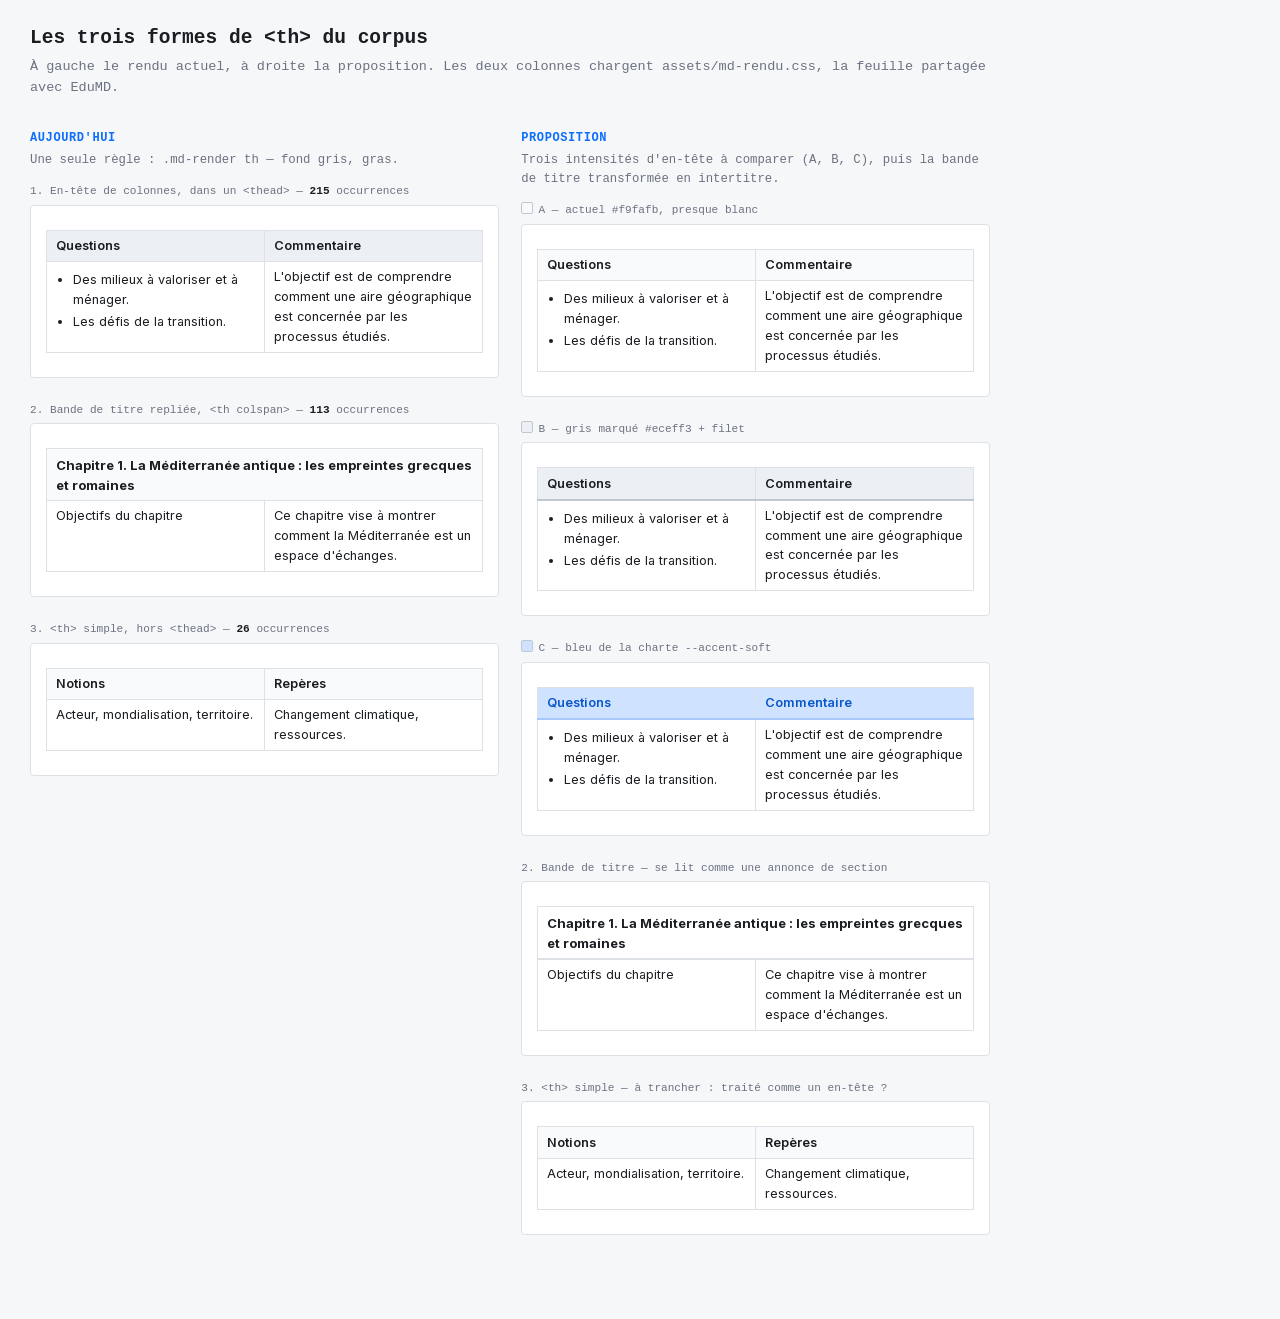
<file: app/pages/exemple-tableaux.html>
<!DOCTYPE html>
<html lang="fr">
<head>
    <meta charset="utf-8">
    <title>Les trois formes de &lt;th&gt; — comparaison</title>
    <link rel="stylesheet" href="assets/app.css">
    <link rel="stylesheet" href="assets/md-rendu.css">
    <style>
        /* Page de demonstration, a supprimer une fois le choix fait.
           Elle charge les deux feuilles reelles de l'application : ce qui
           s'affiche ici est exactement ce que rendent le viewer et EduMD. */
        body { padding: 1.5rem 2rem 4rem; max-width: 68rem; }
        /* Le Markdown se lit sur BLANC — c'est le fond du volet du viewer
           (`.viewer-pane.md`) et celui d'EduMD. Comparer des fonds d'en-tete
           sur le gris de l'application les ecrasait tous. */
        .md-render {
            background: #ffffff;
            border: 1px solid var(--border);
            border-radius: 4px;
            padding: .9rem 1rem;
        }
        .pastille {
            display: inline-block; width: .8rem; height: .8rem;
            border: 1px solid var(--border-strong); border-radius: 2px;
            vertical-align: -1px; margin-right: .35rem;
        }
        h1 { font-size: 1.3rem; margin: 0 0 .3rem; }
        .sous { color: var(--muted); margin: 0 0 2rem; font-size: .9rem; }
        .duo { display: grid; grid-template-columns: 1fr 1fr; gap: 1.5rem; }
        @media (max-width: 1000px) { .duo { grid-template-columns: 1fr; } }
        .colonne > h2 {
            font-size: .8rem; text-transform: uppercase; letter-spacing: .05em;
            color: var(--primary, #0d6efd); margin: 0 0 .2rem;
        }
        .colonne > p.note { color: var(--muted); font-size: .82rem; margin: 0 0 .9rem; }
        .cas { margin: 0 0 1.6rem; }
        .cas > .etiquette {
            font-family: var(--font-mono); font-size: .74rem; color: var(--muted);
            margin-bottom: .3rem;
        }
        .compte { font-weight: 700; color: var(--text); }

        /* ---- La proposition, limitee a la colonne de droite ---- */
        .propose .md-render thead th { font-weight: 600; }
        /* Trois intensites d'en-tete, a comparer. */
        /* La classe est posee SUR le `.md-render`, pas au-dessus : le
           selecteur descendant ne matchait rien. */
        .md-render.v-actuel thead th { background: var(--panel-alt); }   /* #f9fafb */
        .md-render.v-gris   thead th { background: #eceff3;
                                       border-bottom: 2px solid var(--border-strong); }
        .md-render.v-bleu   thead th { background: var(--accent-soft);
                                       color: var(--accent-strong);
                                       border-bottom: 2px solid #a8c7fa; }
        .propose .md-render th[colspan] {
            background: transparent;
            font-weight: 700;
            text-align: left;
            font-size: 1.02em;
            border-bottom: 2px solid var(--border);
        }
    </style>
</head>
<body>
<h1>Les trois formes de <code>&lt;th&gt;</code> du corpus</h1>
<p class="sous">
    À gauche le rendu actuel, à droite la proposition. Les deux colonnes
    chargent <code>assets/md-rendu.css</code>, la feuille partagée avec EduMD.
</p>

<div class="duo">

    <div class="colonne actuel">
        <h2>Aujourd'hui</h2>
        <p class="note">Une seule règle : <code>.md-render th</code> — fond gris, gras.</p>

        <div class="cas">
            <div class="etiquette">1. En-tête de colonnes, dans un &lt;thead&gt; — <span class="compte">215</span> occurrences</div>
            <div class="md-render">
                <table>
                    <thead><tr><th>Questions</th><th>Commentaire</th></tr></thead>
                    <tr>
                        <td><ul><li>Des milieux à valoriser et à ménager.</li>
                                <li>Les défis de la transition.</li></ul></td>
                        <td>L'objectif est de comprendre comment une aire géographique
                            est concernée par les processus étudiés.</td>
                    </tr>
                </table>
            </div>
        </div>

        <div class="cas">
            <div class="etiquette">2. Bande de titre repliée, &lt;th colspan&gt; — <span class="compte">113</span> occurrences</div>
            <div class="md-render">
                <table>
                    <tr><th colspan="2">Chapitre 1. La Méditerranée antique : les empreintes grecques et romaines</th></tr>
                    <tr>
                        <td>Objectifs du chapitre</td>
                        <td>Ce chapitre vise à montrer comment la Méditerranée
                            est un espace d'échanges.</td>
                    </tr>
                </table>
            </div>
        </div>

        <div class="cas">
            <div class="etiquette">3. &lt;th&gt; simple, hors &lt;thead&gt; — <span class="compte">26</span> occurrences</div>
            <div class="md-render">
                <table>
                    <tr><th>Notions</th><th>Repères</th></tr>
                    <tr><td>Acteur, mondialisation, territoire.</td>
                        <td>Changement climatique, ressources.</td></tr>
                </table>
            </div>
        </div>
    </div>

    <div class="colonne propose">
        <h2>Proposition</h2>
        <p class="note">
            Trois intensités d'en-tête à comparer (A, B, C), puis la bande de
            titre transformée en intertitre.
        </p>

        <div class="cas">
            <div class="etiquette"><span class="pastille" style="background:#f9fafb"></span>A — actuel <code>#f9fafb</code>, presque blanc</div>
            <div class="md-render v-actuel">
                <table>
                    <thead><tr><th>Questions</th><th>Commentaire</th></tr></thead>
                    <tr>
                        <td><ul><li>Des milieux à valoriser et à ménager.</li>
                                <li>Les défis de la transition.</li></ul></td>
                        <td>L'objectif est de comprendre comment une aire géographique
                            est concernée par les processus étudiés.</td>
                    </tr>
                </table>
            </div>
        </div>

        <div class="cas">
            <div class="etiquette"><span class="pastille" style="background:#eceff3"></span>B — gris marqué <code>#eceff3</code> + filet</div>
            <div class="md-render v-gris">
                <table>
                    <thead><tr><th>Questions</th><th>Commentaire</th></tr></thead>
                    <tr>
                        <td><ul><li>Des milieux à valoriser et à ménager.</li>
                                <li>Les défis de la transition.</li></ul></td>
                        <td>L'objectif est de comprendre comment une aire géographique
                            est concernée par les processus étudiés.</td>
                    </tr>
                </table>
            </div>
        </div>

        <div class="cas">
            <div class="etiquette"><span class="pastille" style="background:var(--accent-soft)"></span>C — bleu de la charte <code>--accent-soft</code></div>
            <div class="md-render v-bleu">
                <table>
                    <thead><tr><th>Questions</th><th>Commentaire</th></tr></thead>
                    <tr>
                        <td><ul><li>Des milieux à valoriser et à ménager.</li>
                                <li>Les défis de la transition.</li></ul></td>
                        <td>L'objectif est de comprendre comment une aire géographique
                            est concernée par les processus étudiés.</td>
                    </tr>
                </table>
            </div>
        </div>

        <div class="cas">
            <div class="etiquette">2. Bande de titre — se lit comme une annonce de section</div>
            <div class="md-render">
                <table>
                    <tr><th colspan="2">Chapitre 1. La Méditerranée antique : les empreintes grecques et romaines</th></tr>
                    <tr>
                        <td>Objectifs du chapitre</td>
                        <td>Ce chapitre vise à montrer comment la Méditerranée
                            est un espace d'échanges.</td>
                    </tr>
                </table>
            </div>
        </div>

        <div class="cas">
            <div class="etiquette">3. &lt;th&gt; simple — à trancher : traité comme un en-tête ?</div>
            <div class="md-render">
                <table>
                    <tr><th>Notions</th><th>Repères</th></tr>
                    <tr><td>Acteur, mondialisation, territoire.</td>
                        <td>Changement climatique, ressources.</td></tr>
                </table>
            </div>
        </div>
    </div>

</div>
</body>
</html>
</file>
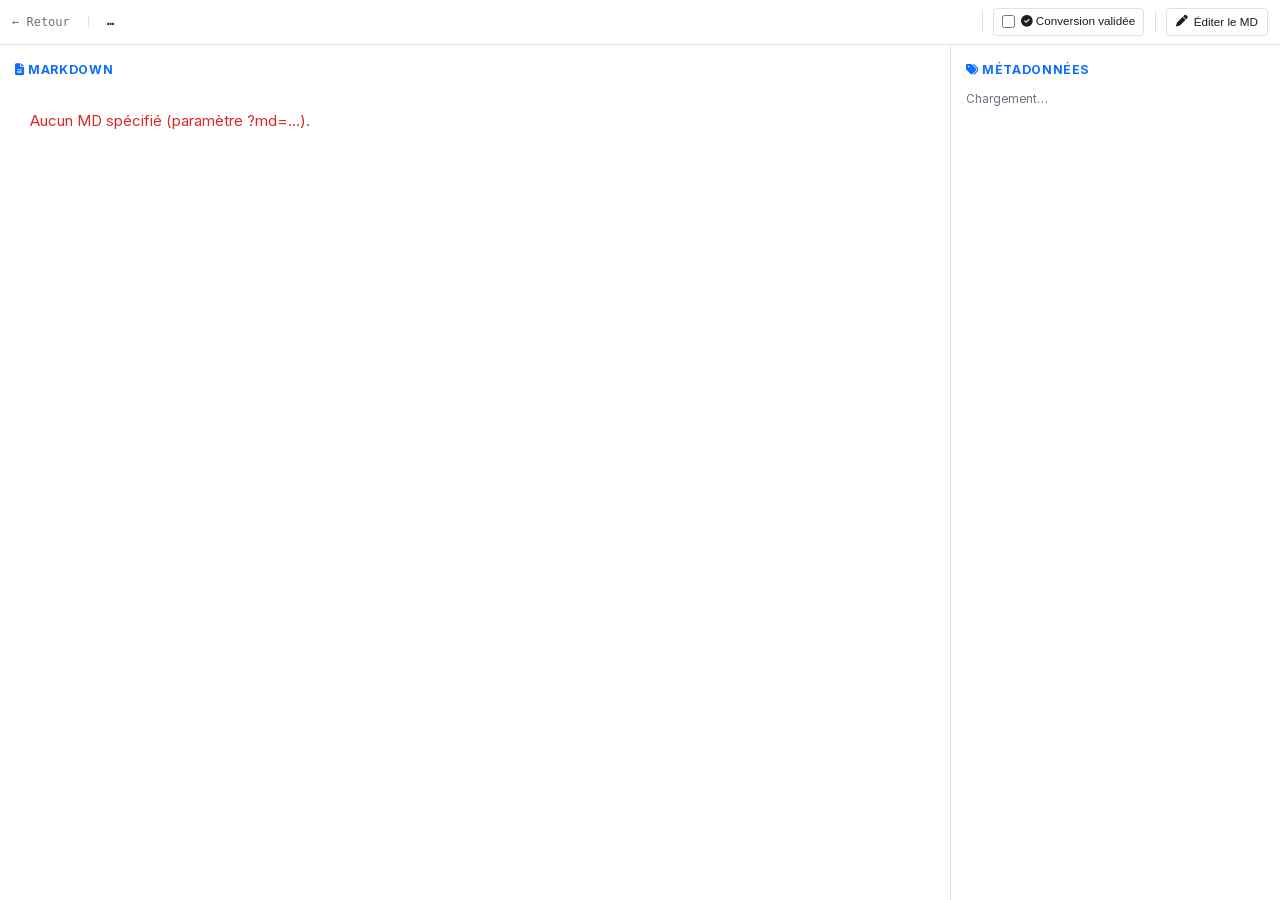
<file: app/pages/viewer.html>
<!DOCTYPE html>
<html lang="fr">
<head>
    <meta charset="utf-8">
    <meta name="viewport" content="width=device-width, initial-scale=1">
    <title>Viewer PDF / MD · META-MD (local)</title>
    <meta http-equiv="Content-Security-Policy" content="
        default-src 'self';
        script-src 'self';
        style-src 'self' 'unsafe-inline';
        connect-src 'self';
        img-src 'self' data:;
        frame-src 'self';
        form-action 'self';
    ">
    <link rel="icon" type="image/png" href="assets/meta-md-16x16.png">
    <link rel="stylesheet" href="assets/fontawesome/css/all.min.css">
    <link rel="stylesheet" href="assets/app.css">
    <!-- Apparence du Markdown rendu. Fichier partage avec EduMD, identique
         octet pour octet : c'est ce qui fait qu'un document se lit pareil
         des deux cotes. Tout s'y regle a la main. -->
    <!-- Composition des formules et coloration du code. Vendorises,
         jamais un CDN : la CSP `default-src 'self'` bloque tout appel
         externe. -->
    <link rel="stylesheet" href="assets/katex/katex.min.css">
    <link rel="stylesheet" href="assets/hljs/theme.min.css">
    <link rel="stylesheet" href="assets/md-rendu.css">
    <style>
        /* L'apparence du Markdown rendu n'est PAS ici : elle est dans
           `assets/md-rendu.css`, charge au-dessus, et partagee avec EduMD.
           Ce <style> n'habille que les panneaux du visualiseur. */
        /* Cette page occupe exactement la fenetre, et c'est elle qui ne
           defile pas : seuls les trois volets le font. Sans cela, le
           moindre depassement d'un volet fait defiler le document entier
           — la barre haute et les volets remontent, et le fond nu
           apparait sous eux : le bas de la page « se decolle ». `100dvh`
           plutot que `100%` pour que la barre d'adresse d'un navigateur
           mobile ne prenne pas sa hauteur sur le contenu. */
        html, body { height: 100%; margin: 0; overflow: hidden; }
        body { height: 100dvh; display: flex; flex-direction: column; }
        .viewer-topbar {
            display: flex;
            align-items: center;
            gap: 1rem;
            padding: .5rem .8rem;
            background: var(--panel);
            border-bottom: 1px solid var(--border);
            font-family: var(--font-mono);
            font-size: .8rem;
            flex-shrink: 0;
        }
        .viewer-topbar a { color: var(--muted); text-decoration: none; }
        .viewer-topbar a:hover { color: var(--accent); }
        .viewer-back {
            background: transparent;
            border: 0;
            padding: 0;
            color: var(--muted);
            font-family: inherit;
            font-size: inherit;
            cursor: pointer;
        }
        .viewer-back:hover { color: var(--accent); }
        .viewer-topbar .sep { color: var(--border); }
        .viewer-topbar .file { color: var(--text); font-weight: 600; flex: 1 1 auto; overflow: hidden; text-overflow: ellipsis; white-space: nowrap; }
        .viewer-topbar .topbar-actions {
            display: flex;
            align-items: center;
            gap: .4rem;
            flex: 0 0 auto;
            font-family: var(--font-sans);
        }
        /* Tous les controles de la barre partagent la meme boite : la hauteur
           est imposee, pas deduite des paddings, sinon un select non style et
           un bouton ne tombent jamais a la meme taille. */
        .viewer-topbar .topbar-btn,
        .viewer-topbar .topbar-check,
        .viewer-topbar .engine-switch select {
            box-sizing: border-box;
            height: 1.9rem;
            display: inline-flex;
            align-items: center;
            border-radius: 4px;
            font-size: .78rem;
            line-height: 1;
        }
        .viewer-topbar .topbar-btn {
            gap: .35rem;
            padding: 0 .6rem;
            border: 1px solid var(--border);
            border-radius: 4px;
            background: transparent;
            color: var(--text);
            font-size: .78rem;
            font-family: inherit;
            cursor: pointer;
        }
        .viewer-topbar .topbar-btn:hover { background: var(--panel-alt); border-color: var(--muted); }
        .viewer-topbar .topbar-btn.primary { background: var(--accent); color: #fff; border-color: var(--accent); }
        .viewer-topbar .topbar-btn.primary:hover { background: var(--accent-strong, #0056d3); }
        .viewer-topbar .topbar-btn:disabled { opacity: .5; cursor: default; }
        .viewer-topbar .topbar-check {
            gap: .35rem;
            padding: 0 .55rem;
            border: 1px solid var(--border);
            font-family: var(--font-sans);
            color: var(--text);
            cursor: pointer;
            background: transparent;
            transition: background 0.15s, border-color 0.15s;
        }
        .viewer-topbar .topbar-check:hover { border-color: var(--muted); background: var(--panel-alt); }
        .viewer-topbar .topbar-check input { margin: 0; cursor: pointer; }
        .viewer-topbar .topbar-check.checked {
            background: rgba(22, 163, 74, 0.1);
            border-color: var(--success, #16a34a);
        }
        .viewer-topbar .topbar-check.checked span { color: var(--success, #16a34a); }
        .viewer-topbar .topbar-sep {
            width: 1px;
            height: 1.4rem;
            background: var(--border);
            margin: 0 .3rem;
        }
        .viewer-topbar .status {
            font-family: var(--font-sans);
            font-size: .76rem;
            color: var(--muted);
            flex: 0 0 auto;
        }
        .viewer-topbar .status.saved { color: var(--success, #16a34a); }
        .viewer-topbar .status.error { color: var(--error, #dc2626); }
        .viewer-topbar .status.dirty { color: #a16207; }
        .viewer-split {
            flex: 1;
            display: grid;
            grid-template-columns: 40% 1fr 22rem;
            min-height: 0;
        }
        @media (max-width: 1100px) {
            /* Les volets s'empilent : ils depassent alors la fenetre, et
               c'est la grille qui defile puisque la page ne le fait plus. */
            .viewer-split {
                grid-template-columns: 1fr;
                grid-auto-rows: minmax(300px, auto);
                overflow: auto;
            }
        }
        /* Un document importe d'un site n'a pas de PDF a montrer : le volet
           gauche n'offrirait qu'un cadre vide. Il disparait, et les deux
           colonnes restantes se repartissent la largeur. Le lien vers la page
           publiee, en barre haute, le remplace. */
        body.viewer-sans-pdf .viewer-pane.pdf { display: none; }
        body.viewer-sans-pdf .viewer-split { grid-template-columns: 1fr 22rem; }
        @media (max-width: 1100px) {
            body.viewer-sans-pdf .viewer-split { grid-template-columns: 1fr; }
        }
        .viewer-lien-site {
            display: inline-flex;
            align-items: center;
            gap: .35rem;
            font-size: .8rem;
            color: var(--muted);
            padding: 0 .6rem;
            text-decoration: none;
        }
        .viewer-lien-site:hover { color: var(--accent); text-decoration: underline; }
        .viewer-pane {
            overflow: auto;
            min-width: 0;
            background: var(--panel);
        }
        .viewer-pane.pdf { border-right: 1px solid var(--border); background: #525659; }
        .viewer-pane.pdf iframe { width: 100%; height: 100%; border: 0; display: block; }
        /* Fond blanc, et non le gris de l'application : on lit ici un
           document, a cote du PDF dont il vient et de l'editeur qui l'ecrit,
           tous deux blancs. Le gris est la couleur des surfaces de travail,
           pas celle d'une page. */
        .viewer-pane.md {
            padding: 1rem 1rem 1.2rem;
            background: var(--panel);
            font-size: 15px;
            line-height: 1.55;
            color: var(--text);
            display: flex;
            flex-direction: column;
        }
        /* Le retrait a droite degage la barre de defilement : c'est ce
           conteneur qui defile, son contenu venait donc buter contre elle —
           le bloc de front matter et les tableaux, larges de tout le panneau,
           s'y collaient. */
        .viewer-pane.md #md-content {
            flex: 1 1 auto;
            overflow: auto;
            padding: 0 .5rem 0 0;
        }

        /* `#md-editor` n'est plus une zone de texte mais l'hote de
           CodeMirror : il porte la place, l'editeur porte le reste.
           `min-height: 0` est indispensable dans un flex, sans quoi le
           scroller interne ne borne rien et la colonne s'allonge sans fin. */
        .viewer-pane.md #md-editor {
            flex: 1 1 auto;
            min-height: 0;
            width: 100%;
            overflow: hidden;
            background: #ffffff;
        }
        .viewer-pane.md #md-editor .cm-editor { height: 100%; }
        .viewer-pane.md #md-editor .cm-editor.cm-focused { outline: none; }
        .viewer-pane.md #md-editor .cm-scroller {
            padding: 1.2rem 1.6rem;
            font-family: var(--font-mono);
            /* Sans ligatures : `--font-mono` commence par Cascadia Code, qui
               fond `--` en tiret long et `**` en un seul glyphe. Sur du
               Markdown brut c'est le texte lui-meme qu'on cesse de voir —
               `<!-- page 1 -->` s'affichait `<!— page 1 —>` et un gras
               semblait n'avoir qu'une etoile. */
            font-variant-ligatures: none;
            font-feature-settings: "liga" 0, "clig" 0, "calt" 0;
            font-size: 13px;
            line-height: 1.5;
            color: var(--text);
        }
        /* Une image en `data:` repliee. Elle se presente comme un bloc et non
           comme du texte : c'est ce qui dit qu'on ne peut pas la modifier au
           caractere, seulement la garder ou la supprimer entiere. */
        .viewer-pane.md #md-editor .cm-image-repliee {
            display: inline-block;
            max-width: 100%;
            padding: 0 .35rem;
            border: 1px solid var(--border, #e5e7eb);
            border-radius: 3px;
            background: var(--panel-alt, #f6f7f9);
            color: var(--muted, #6b7280);
            white-space: nowrap;
            overflow: hidden;
            text-overflow: ellipsis;
            /* `overflow: hidden` sur un inline-block deplace sa baseline sur
               le bord BAS de sa boite (CSS 2.1, 10.8.1) : avec
               `vertical-align: baseline` la pastille se posait donc au-dessus
               de la ligne au lieu de dedans. `middle` la centre sur le texte.
               Le `line-height` reduit la maintient plus basse que la ligne
               (13px x 1.2 + 2px de bordure < 13px x 1.5) : sans lui, elle
               ecarte la ligne de 2px et le paragraphe se decale. */
            line-height: 1.2;
            vertical-align: middle;
            cursor: default;
        }
        .viewer-pane.md .md-editor-note {
            flex: 0 0 auto;
            margin: 0;
            padding: .45rem 1.6rem;
            background: var(--panel-alt, #f6f7f9);
            border-bottom: 1px solid var(--border);
            color: var(--muted);
            font-size: 12px;
        }
        /* Le premier repere de page suit le front matter : inutile
           d'ouvrir un blanc. Le front matter n'est pas du document, il
           reste donc ici et non dans `md-rendu.css`. */
        .md-render .viewer-md-fm + .md-page-mark { margin-top: .4rem; }

        .viewer-pane.meta {
            border-left: 1px solid var(--border);
            padding: 1rem 1rem 1.2rem;
            background: var(--panel);
            font-family: "Inter", system-ui, -apple-system, "Segoe UI", Roboto, sans-serif;
        }
        /* Titre commun aux panneaux MD et Meta. Il n'a plus a lutter contre
           les titres du document : ceux-ci ne sont plus stylees par le
           panneau mais par `.md-render`, qui ne descend que dans le rendu. */
        .viewer-pane.meta h3.pane-title,
        .viewer-pane.md h3.pane-title {
            margin: 0 0 .5rem;
            font-size: .82rem;
            text-transform: uppercase;
            letter-spacing: .05em;
            color: var(--primary, #0d6efd);
            font-family: "Inter", system-ui, -apple-system, "Segoe UI", Roboto, sans-serif;
            font-weight: 700;
            border-bottom: 0;
            padding-bottom: 0;
        }
        .viewer-pane.meta h3.pane-title i,
        .viewer-pane.md h3.pane-title i { color: inherit; }
        .viewer-pane.md.editing { padding: 0; }
        .viewer-pane.md.editing .pane-title { display: none; }
        /* Gris clair, sur un panneau desormais blanc : ce bloc n'est pas le
           document, ce sont ses metadonnees. Sa bordure seule ne suffisait
           plus a l'en distinguer une fois le fond du panneau passe au blanc. */
        .viewer-md-fm {
            background: var(--panel-alt);
            border: 1px solid var(--border);
            border-radius: 4px;
            padding: .5rem .7rem;
            margin-bottom: .8rem;
            font-family: "Inter", system-ui, -apple-system, "Segoe UI", Roboto, sans-serif;
            font-size: .8rem;
        }
        .viewer-md-fm dl {
            display: grid;
            grid-template-columns: minmax(6rem, auto) 1fr;
            gap: .15rem .8rem;
            margin: 0;
        }
        .viewer-md-fm dl + dl {
            margin-top: .4rem;
            padding-top: .4rem;
            border-top: 1px dashed var(--border);
        }
        .viewer-md-fm dt {
            font-weight: 600;
            color: var(--muted-strong, #4b5563);
            font-size: .7rem;
            text-transform: uppercase;
            letter-spacing: .03em;
        }
        .viewer-md-fm dd { margin: 0; word-break: break-word; }
        .viewer-md-fm dl.fm-technical dt,
        .viewer-md-fm dl.fm-technical dd {
            color: var(--muted, #6b7280);
            font-size: .68rem;
        }
        .viewer-md-fm a { color: var(--accent); text-decoration: none; }
        .viewer-md-fm a:hover { text-decoration: underline; }
        .meta-valid-checkbox {
            display: flex;
            align-items: center;
            gap: .5rem;
            padding: .5rem .6rem;
            margin-bottom: .8rem;
            border: 1px solid var(--border, #e5e7eb);
            border-radius: 4px;
            cursor: pointer;
            font-size: .85rem;
            background: #ffffff;
            transition: background 0.15s, border-color 0.15s;
        }
        .meta-valid-checkbox:hover { border-color: var(--muted, #6b7280); }
        .meta-valid-checkbox.checked {
            background: rgba(22, 163, 74, 0.08);
            border-color: var(--success, #16a34a);
        }
        .meta-valid-checkbox.checked span { color: var(--success, #16a34a); font-weight: 600; }
        .meta-valid-checkbox input { margin: 0; }
        .viewer-pane.meta .meta-fields-grid { grid-template-columns: 1fr; }

        .viewer-error { color: var(--error); padding: 1rem; }
    </style>
</head>
<body>

<div class="viewer-topbar">
    <button type="button" id="viewer-back-btn" class="viewer-back" title="Retour">← Retour</button>
    <span class="sep">|</span>
    <span class="file" id="viewer-title">…</span>
    <span class="status" id="viewer-status"></span>
    <div class="topbar-actions">
        <span class="topbar-sep"></span>
        <label class="topbar-check">
            <input type="checkbox" id="conversion-valid-input">
            <span><i class="fa-solid fa-circle-check"></i> Conversion validée</span>
        </label>
        <span class="topbar-sep"></span>
        <button type="button" class="topbar-btn" id="btn-edit-md" title="Passer en mode édition">
            <i class="fa-solid fa-pen"></i> Éditer le MD
        </button>
        <button type="button" class="topbar-btn primary hidden" id="btn-save-md" title="Enregistrer les corrections">
            <i class="fa-solid fa-floppy-disk"></i> Enregistrer
        </button>
        <button type="button" class="topbar-btn hidden" id="btn-cancel-md" title="Annuler les corrections">
            <i class="fa-solid fa-rotate-left"></i> Annuler
        </button>
    </div>
</div>

<div class="viewer-split">
    <div class="viewer-pane pdf">
        <iframe id="pdf-frame" title="Aperçu PDF"></iframe>
    </div>
    <div class="viewer-pane md" id="md-pane">
        <h3 class="pane-title"><i class="fa-solid fa-file-lines"></i> Markdown</h3>
        <div id="md-content" class="md-render"><em>Chargement…</em></div>
        <p class="md-editor-note hidden" id="md-editor-note">Le front matter n'est pas modifiable ici : il est reconstruit à partir des métadonnées ci-contre.</p>
        <div id="md-editor" class="hidden"></div>
    </div>
    <div class="viewer-pane meta" id="meta-pane">
        <h3 class="pane-title"><i class="fa-solid fa-tags"></i> Métadonnées</h3>
        <div id="meta-editor">
            <p class="muted small">Chargement…</p>
        </div>
    </div>
</div>

<script src="assets/marked.js" defer></script>
<script src="assets/purify.min.js?v=3.4.12" defer></script>
<script src="assets/katex/katex.min.js" defer></script>
<script src="assets/katex/auto-render.min.js" defer></script>
<script src="assets/hljs/highlight.min.js" defer></script>
<script src="assets/md-rendu.js?v=2" defer></script>
<script src="assets/codemirror.js" defer></script>
<script src="assets/viewer.js" defer></script>
</body>
</html>
</file>
<file: app/pages/assets/app.css>
/*
 * MD-RAG - style clair type "audit-depot"
 * Inspiration : layout monospace, cartes blanches, badges verts pour le statut.
 */

:root {
    --bg: #f6f7f9;
    --panel: #ffffff;
    --panel-alt: #f9fafb;
    --border: #dde1e6;
    --border-strong: #c0c7d0;
    --text: #1a1d21;
    --text-soft: #40474f;
    --muted: #6b7280;
    --muted-strong: #4b5563;
    --accent: #0d6efd;          /* bleu dominant MD-RAG (13,110,253) */
    --accent-soft: #cfe2ff;
    --accent-strong: #0a58ca;
    --success: #198754;
    --success-soft: #d1e7dd;
    --error: #dc2626;
    --error-soft: #fee2e2;
    --warning: #eab308;
    --warning-soft: #fef9c3;
    --info: #2563eb;
    --info-soft: #dbeafe;

    --font-mono: ui-monospace, "Cascadia Code", "Cascadia Mono", "SF Mono", Consolas, Monaco, monospace;
    --font-sans: -apple-system, BlinkMacSystemFont, "Segoe UI", Roboto, sans-serif;
    /* Ce que `md-rendu.css` appelle du code : `code` et `pre` d'un document.
       Le nom vient d'EduMD, ou `--font-mono` est une police proportionnelle ;
       ici les deux coincident, mais le jeton doit exister pour que la feuille
       partagee reste la meme des deux cotes. */
    --font-code: var(--font-mono);
}

* { box-sizing: border-box; }
[hidden], .hidden { display: none !important; }

html, body {
    margin: 0;
    padding: 0;
    min-height: 100%;
    background: var(--bg);
    color: var(--text);
    font-family: var(--font-mono);
    font-size: 15px;
    line-height: 1.55;
}

a { color: var(--info); text-decoration: underline; }
a:hover { color: #1d4ed8; }

/* Notification non bloquante d'une nouvelle version. */
/* Le bandeau vit en bas de la colonne de gauche. Celle-ci est un flex en
   COLONNE : `flex-basis` y commanderait la hauteur, et `align-items:
   flex-start` empeche l'etirement — d'ou une largeur explicite et un
   `flex: 0 0 auto` qui laisse la hauteur suivre le contenu. */
.update-notice {
    flex: 0 0 auto;
    align-self: stretch;
    width: 100%;
    box-sizing: border-box;
    margin: 0.6rem 0 0;
    padding: 0.6rem;
    border: 1px solid var(--accent);
    border-radius: 5px;
    background: var(--panel);
}
.update-notice strong { font-size: 0.78rem; line-height: 1.3; display: block; }
/* Hors des pages a en-tete (viewer, exemples), il reprend sa place flottante. */
.update-notice.update-notice-flottant {
    position: fixed;
    right: 1rem;
    bottom: 1rem;
    z-index: 100;
    flex-basis: auto;
    width: min(28rem, calc(100vw - 2rem));
    max-width: none;
    margin: 0;
    box-shadow: 0 12px 30px rgba(0, 0, 0, 0.16);
}
.update-notice strong { color: var(--accent-strong); }
.update-notice p {
    margin: 0.3rem 0 0;
    color: var(--text-soft);
    font-family: var(--font-sans);
    font-size: 0.72rem;
    line-height: 1.35;
}
.update-notice p.update-notice-error { color: var(--error); }
/* Trois boutons ne tiennent pas de front dans une colonne de 15 rem :
   l'action principale prend la largeur, les deux autres se partagent la
   ligne suivante. */
.update-notice-actions {
    display: flex;
    flex-direction: column;
    align-items: stretch;
    gap: 0.4rem;
    margin-top: 0.8rem;
}

/* ============ HEADER type audit-depot ============ */
#app-header {
    padding: 0.9rem 1.5rem;
    display: flex;
    align-items: center;
    gap: 1.5rem;
    flex-wrap: wrap;
}
#app-header .brand {
    display: flex;
    align-items: center;
    gap: 0.65rem;
    text-decoration: none;
    color: inherit;
}
#app-header a.brand:hover { text-decoration: none; color: inherit; }
#app-header .brand-logo {
    width: 80px;
    height: auto;
    display: block;
    object-fit: contain;
}
#app-header .brand-title {
    display: flex;
    align-items: baseline;
    gap: 0.4rem;
    font-size: 1rem;
    font-weight: 700;
    letter-spacing: 0.05em;
    text-transform: uppercase;
}
#app-header .brand-badge {
    display: inline-block;
    background: var(--muted);
    color: white;
    padding: 0.05rem 0.4rem;
    border-radius: 2px;
    font-size: 0.65rem;
    text-transform: lowercase;
    letter-spacing: 0;
    font-weight: 500;
}
.rail-versions {
    margin: 0.25rem 0 0;
    color: var(--muted);
    font-size: 0.67rem;
    /* La colonne est un flex vertical aligne a gauche : sans `align-self`,
       l'element se replie sur son texte et `text-align` n'a rien a centrer. */
    align-self: stretch;
    text-align: center;
}

/* La fleche qui accompagne le numero : elle dit que le numero est un bouton,
   ce qu'un texte gris ne dit pas. `spin`, deja defini plus haut, la fait
   tourner le temps de la verification. */
.rail-versions-refresh {
    margin-left: .3rem;
    font-size: .62rem;
    opacity: .7;
}
.rail-versions:hover .rail-versions-refresh,
.rail-versions:focus-visible .rail-versions-refresh {
    opacity: 1;
    color: var(--accent);
}
/* L'etat de la verification prend sa propre ligne, sous le numero et centree
   comme lui. Vide, elle ne reserve aucune place — le rail ne bouge donc pas
   au repos. */
.rail-versions-etat {
    display: block;
    margin-top: .15rem;
}
.rail-versions-etat:empty { display: none; }

/* Nav secondaire type audit-depot */
#app-header nav {
    display: flex;
    align-items: center;
    gap: 1.1rem;
    margin-left: auto;
    flex-wrap: wrap;
}
#app-header nav a,
#app-header nav button {
    color: var(--text-soft);
    font-family: var(--font-mono);
    font-size: 0.82rem;
    text-decoration: none;
    background: transparent;
    border: none;
    padding: 0.25rem 0.35rem;
    cursor: pointer;
    display: inline-flex;
    align-items: center;
    gap: 0.3rem;
}
#app-header nav a:hover,
#app-header nav button:hover { color: var(--text); }

/* Token dropdown dans le header */
#app-header .token-zone {
    margin-left: auto;
    position: relative;
    max-width: 640px;
    flex: 1 1 300px;
}
details.token-details {
    background: transparent;
    border: none;
}
details.token-details > summary {
    list-style: none;
    cursor: pointer;
    display: inline-flex;
    align-items: center;
    gap: 0.55rem;
    padding: 0.35rem 0.65rem;
    border: 1px solid var(--border);
    border-radius: 4px;
    background: var(--panel-alt);
    font-size: 0.82rem;
}
details.token-details > summary::-webkit-details-marker { display: none; }
details.token-details > summary::after {
    content: "\25BE";
    color: var(--muted);
    font-size: 0.75rem;
    margin-left: 0.4rem;
}
details.token-details[open] > summary { border-color: var(--accent-strong); }
details.token-details[open] > summary::after { transform: rotate(180deg); }
.token-form {
    position: absolute;
    right: 0;
    top: calc(100% + 6px);
    z-index: 20;
    min-width: 380px;
    max-width: min(560px, 95vw);
    background: var(--panel);
    border: 1px solid var(--border);
    border-radius: 4px;
    padding: 1rem;
    display: flex;
    flex-direction: column;
    gap: 0.9rem;
    box-shadow: 0 12px 28px rgba(0,0,0,0.08);
}
.token-row { display: flex; flex-direction: column; gap: 0.3rem; }
.token-row label {
    color: var(--muted-strong);
    font-size: 0.68rem;
    text-transform: uppercase;
    letter-spacing: 0.06em;
    font-weight: 600;
}
.token-row input {
    background: var(--panel-alt);
    border: 1px solid var(--border);
    color: var(--text);
    padding: 0.55rem 0.7rem;
    border-radius: 3px;
    font-family: var(--font-mono);
    font-size: 0.86rem;
}
.token-row input:focus { outline: none; border-color: var(--accent); }
.token-row .hint {
    color: var(--muted);
    font-size: 0.72rem;
    font-family: var(--font-sans);
    line-height: 1.4;
}
.token-actions { display: flex; gap: 0.4rem; justify-content: flex-end; }

/* ============ BREADCRUMB ============ */
.breadcrumb {
    max-width: 1280px;
    margin: 1.2rem auto 0.3rem;
    padding: 0 1.5rem;
    color: var(--muted);
    font-size: 0.82rem;
    display: flex;
    align-items: center;
    gap: 0.4rem;
}
.breadcrumb::before {
    content: "#";
    color: var(--accent);
    font-weight: 700;
}
.breadcrumb a { color: var(--muted); text-decoration: none; }
.breadcrumb a:hover { color: var(--text); text-decoration: underline; }
.breadcrumb span { color: var(--muted); }

/* ============ LAYOUT GENERAL : deux colonnes ============
   Le logo occupe une colonne etroite a gauche, le contenu prend tout le
   reste. Double gain : la barre de marque ne pousse plus le contenu vers le
   bas (tout remonte d'autant), et la colonne des etapes n'est plus bornee a
   1280 px — les tableaux larges, schema en tete, respirent enfin.

   Aucun changement de balisage : chaque page a deja `header#app-header` et
   `main#app-main` pour seuls enfants visibles de `body` (les `<script>` sont
   en display:none et ne creent donc pas de cellule). Le viewer, qui n'a ni
   `home` ni `subpage` sur son body, garde sa mise en page plein ecran. */
body.home,
body.subpage {
    display: grid;
    /* 17rem, et non 15 : le libelle du bloc « forge », 38 caracteres
       en chasse fixe a .57rem, demande 232 px et n'en avait que 211.
       Il passait a la ligne, en cassant « NUMERIQUES ». La colonne
       ne s'elargit qu'au-dela de 1250 px, ou la page se replie de
       toute facon sur une seule colonne. */
    grid-template-columns: var(--rail, 17rem) minmax(0, 1fr);
    align-items: start;
}
body.home > #app-header,
body.subpage > #app-header {
    grid-column: 1;
    /* Dans une colonne etroite, la marque s'empile au lieu de s'etaler. */
    flex-direction: column;
    align-items: flex-start;
    gap: 0.4rem;
    padding: 1.2rem 0.9rem;
}
body.home > #app-main,
body.subpage > #app-main {
    grid-column: 2;
}
/* La borne de 1280 px servait a centrer le contenu dans une page pleine
   largeur. La colonne s'en charge desormais : on la libere. L'accueil, lui,
   garde sa largeur de lecture, ses deux cartes n'ont rien a y gagner.

   `margin-left` doit repasser a zero : une marge auto desactive l'etirement
   de l'element dans sa cellule, qui se replie alors sur sa largeur naturelle
   pendant que la marge avale le reste. Invisible tant que la fenetre est
   etroite, flagrant au-dela de 1600 px. */
body.subpage > #app-main {
    max-width: none;
    margin: 0.4rem 1rem 2rem 0;
}

/* Sous cette largeur, la colonne de gauche prendrait sur le contenu :
   on repasse a une seule colonne, marque au-dessus. */
@media (max-width: 1250px) {
    body.home,
    body.subpage {
        display: block;
    }
    body.home > #app-header,
    body.subpage > #app-header {
        flex-direction: row;
        align-items: center;
        gap: 1.5rem;
        padding: 0.9rem 1.5rem;
    }
    body.subpage > #app-main {
        max-width: 1280px;
        margin: 0.4rem auto 2rem;
    }
}

/* ============ MAIN ============ */
#app-main {
    max-width: 1280px;
    margin: 0.4rem auto 2rem;
    padding: 0 1.5rem;
}
.page-title {
    margin: 0.4rem 0 1.5rem;
    font-size: 1.3rem;
    font-weight: 700;
    letter-spacing: 0.05em;
    text-transform: uppercase;
}
/* Le retour tient sur la ligne du titre : c'est le meme geste, revenir d'ou
   l'on vient, et il ne merite pas une ligne a lui seul au-dessus. */
.page-head {
    display: flex;
    align-items: center;
    gap: 0.7rem;
    flex-wrap: wrap;
    margin: 0.4rem 0 1.5rem;
}
.page-head .page-title { margin: 0; }
.page-head .btn-back { flex: 0 0 auto; text-decoration: none; }
.muted { color: var(--muted); }
.small { font-size: 0.78rem; }
.mono { font-family: var(--font-mono); }
.right { text-align: right; }

/* ============ RAG-BLOCK = carte type audit-depot ============ */
.rag-block {
    background: var(--panel);
    border: 1px solid var(--border);
    border-radius: 4px;
    padding: 1.25rem 1.5rem;
    margin-bottom: 1.2rem;
}
.rag-block h2 {
    margin: 0 0 0.35rem;
    font-size: 1rem;
    font-weight: 700;
    text-decoration: underline;
    text-underline-offset: 3px;
    text-decoration-color: var(--border);
    letter-spacing: 0.02em;
}
.rag-block h2 + p { margin-top: 0; color: var(--muted); font-family: var(--font-sans); font-size: 0.88rem; }
.rag-block.success-block {
    background: var(--success-soft);
    border-color: var(--success);
}
.rag-block.success-block strong { color: var(--success); }
.rag-block.warning-block {
    background: var(--error-soft);
    border-color: var(--error);
}
.rag-block.warning-block strong { color: var(--error); }

.block-header {
    display: flex;
    align-items: baseline;
    justify-content: space-between;
    gap: 1rem;
    margin-bottom: 0.9rem;
    flex-wrap: wrap;
    border-bottom: 1px solid var(--border);
    padding-bottom: 0.7rem;
}
.header-actions { display: flex; gap: 0.5rem; align-items: center; }

/* ============ BADGES ============ */
.badge {
    display: inline-flex;
    align-items: center;
    gap: 0.3rem;
    padding: 0.15rem 0.55rem;
    background: var(--panel-alt);
    color: var(--muted-strong);
    border: 1px solid var(--border);
    border-radius: 3px;
    font-size: 0.68rem;
    letter-spacing: 0.05em;
    text-transform: uppercase;
    font-weight: 600;
}
.badge.ready {
    background: var(--accent);
    color: white;
    border-color: var(--accent-strong);
}
.badge.error {
    background: var(--error);
    color: white;
    border-color: var(--error);
}
.badge.warn {
    background: var(--warning);
    color: white;
    border-color: var(--warning);
}

/* ============ SELECTED COLLECTION BANNER ============ */
.selected-collection-banner {
    background: var(--panel-alt);
    border: 1px solid var(--border);
    border-radius: 4px;
    padding: 1rem 1.2rem;
    margin-bottom: 1rem;
}
.banner-head {
    display: flex;
    justify-content: space-between;
    align-items: flex-start;
    gap: 1.5rem;
    flex-wrap: wrap;
    margin-bottom: 0.8rem;
}
.banner-head h3 {
    margin: 0.4rem 0 0;
    font-size: 1rem;
    font-weight: 700;
}
.banner-stats { display: flex; gap: 1.5rem; }
.banner-stats > div {
    display: flex;
    flex-direction: column;
    align-items: flex-end;
    gap: 0.25rem;
}
.banner-stats span {
    color: var(--muted);
    font-size: 0.66rem;
    text-transform: uppercase;
    letter-spacing: 0.05em;
    font-weight: 600;
}
.banner-stats strong {
    color: var(--text);
    font-family: var(--font-mono);
    font-size: 1.2rem;
    font-weight: 700;
    line-height: 1;
}
.banner-stats strong.quota-warn { color: var(--warning); }
.banner-stats strong.quota-full { color: var(--error); }

.quota-warning {
    background: var(--error-soft);
    border: 1px solid var(--error);
    border-radius: 4px;
    padding: 0.6rem 0.85rem;
    margin-top: 0.6rem;
    font-family: var(--font-sans);
    font-size: 0.85rem;
    color: var(--error);
}
.quota-warning code {
    background: white;
    border: 1px solid rgba(0,0,0,0.1);
    border-radius: 3px;
    padding: 0.05rem 0.3rem;
    font-family: var(--font-mono);
    font-size: 0.78rem;
    color: var(--text);
}

.banner-meta {
    display: grid;
    grid-template-columns: repeat(auto-fit, minmax(200px, 1fr));
    gap: 0.5rem 1.5rem;
    margin: 0.9rem 0 0.7rem;
    padding: 0;
}
.banner-meta > div { margin: 0; }
.banner-meta dt {
    color: var(--muted);
    font-size: 0.64rem;
    text-transform: uppercase;
    letter-spacing: 0.05em;
    font-weight: 600;
    margin-bottom: 0.15rem;
}
.banner-meta dd {
    margin: 0;
    font-family: var(--font-sans);
    font-size: 0.85rem;
    word-break: break-word;
    color: var(--text);
}
.banner-meta dd.mono { font-family: var(--font-mono); font-size: 0.78rem; }

.banner-actions {
    display: flex;
    flex-wrap: wrap;
    gap: 0.4rem;
    margin-top: 0.8rem;
    padding-top: 0.8rem;
    border-top: 1px solid var(--border);
}

/* ============ BUTTONS ============ */
button {
    background: var(--panel);
    border: 1px solid var(--border-strong);
    color: var(--text);
    padding: 0.4rem 0.85rem;
    border-radius: 3px;
    cursor: pointer;
    font-family: var(--font-mono);
    font-size: 0.8rem;
    font-weight: 500;
}
button:hover:not(:disabled) {
    background: var(--panel-alt);
    border-color: var(--muted);
}
button:disabled { opacity: 0.5; cursor: not-allowed; }
button.primary {
    background: #0f0f10;
    border-color: #0f0f10;
    color: white;
    font-weight: 600;
}
button.primary:hover:not(:disabled) {
    background: #26272a;
    border-color: #26272a;
}
button.danger {
    background: var(--panel);
    border-color: var(--error);
    color: var(--error);
}
button.danger:hover:not(:disabled) { background: var(--error-soft); }

/* ============ TABLES ============ */
.table-wrap { overflow-x: auto; }
.data-table {
    width: 100%;
    border-collapse: separate;
    border-spacing: 0;
    background: white;
    border: 1px solid var(--border);
    border-radius: 4px;
}
.data-table th, .data-table td {
    padding: 0.65rem 0.9rem;
    text-align: left;
    border-bottom: 1px solid var(--border);
    font-size: 0.82rem;
    vertical-align: middle;
}
.data-table th {
    background: var(--panel-alt);
    color: var(--muted-strong);
    font-weight: 700;
    text-transform: uppercase;
    letter-spacing: 0.06em;
    font-size: 0.68rem;
    border-bottom: 1px solid var(--border-strong);
}
.data-table tbody tr:last-child td { border-bottom: none; }
.data-table tbody tr:hover { background: var(--panel-alt); }
.data-table tr.row-selected { background: var(--accent-soft); }
.data-table tr.row-selected:hover { background: var(--accent-soft); }
.data-table td.mono {
    font-family: var(--font-mono);
    font-size: 0.72rem;
    color: var(--muted);
}
.row-actions button { padding: 0.28rem 0.65rem; font-size: 0.72rem; }

/* ============ DETAILS (collapse) ============ */
details.section-details {
    background: var(--panel);
    border: 1px solid var(--border);
    border-radius: 4px;
    margin-top: 0.75rem;
}
details.section-details > summary {
    cursor: pointer;
    padding: 0.75rem 1rem;
    font-size: 0.82rem;
    color: var(--text);
    font-weight: 700;
    list-style: none;
}
details.section-details > summary::-webkit-details-marker { display: none; }
details.section-details > summary::before {
    content: "\25B8";
    margin-right: 0.55rem;
    color: var(--muted);
    display: inline-block;
    transition: transform 0.15s;
}
details.section-details[open] > summary::before { transform: rotate(90deg); }
details.section-details[open] > summary { border-bottom: 1px solid var(--border); }
details.section-details > *:not(summary) { padding: 0.9rem 1rem; }

/* ============ MODALS ============ */
dialog.app-modal {
    background: var(--panel);
    color: var(--text);
    border: 1px solid var(--border-strong);
    border-radius: 6px;
    padding: 0;
    max-width: 560px;
    width: calc(100vw - 2rem);
    box-shadow: 0 20px 60px rgba(0,0,0,0.15);
}
dialog.app-modal::backdrop { background: rgba(15,17,21,0.35); }
dialog.app-modal .modal-form {
    display: flex;
    flex-direction: column;
    gap: 0.8rem;
}
dialog.app-modal header {
    display: flex;
    align-items: center;
    justify-content: space-between;
    padding: 0.9rem 1.1rem;
    border-bottom: 1px solid var(--border);
    background: var(--panel-alt);
    border-radius: 6px 6px 0 0;
}
dialog.app-modal header h3 {
    margin: 0;
    font-size: 0.9rem;
    font-weight: 700;
    letter-spacing: 0.02em;
}
dialog.app-modal .modal-close {
    background: transparent;
    border: none;
    color: var(--muted);
    font-size: 1.4rem;
    padding: 0 0.3rem;
    cursor: pointer;
}
dialog.app-modal label {
    display: flex;
    flex-direction: column;
    gap: 0.3rem;
    padding: 0 1.1rem;
    color: var(--muted-strong);
    font-size: 0.7rem;
    text-transform: uppercase;
    letter-spacing: 0.05em;
    font-weight: 600;
}
dialog.app-modal label code {
    background: var(--panel-alt);
    border: 1px solid var(--border);
    border-radius: 3px;
    padding: 0.05rem 0.35rem;
    font-size: 0.72rem;
    color: var(--text);
    text-transform: none;
    font-weight: 500;
}
dialog.app-modal input[type="text"],
dialog.app-modal input[type="password"],
dialog.app-modal select {
    background: white;
    border: 1px solid var(--border);
    color: var(--text);
    padding: 0.55rem 0.7rem;
    border-radius: 3px;
    font-family: var(--font-mono);
    font-size: 0.86rem;
    text-transform: none;
    letter-spacing: normal;
    font-weight: normal;
}
dialog.app-modal input:focus, dialog.app-modal select:focus {
    outline: none;
    border-color: var(--accent);
}
dialog.app-modal label.inline-checkbox {
    flex-direction: row;
    align-items: center;
    text-transform: none;
    letter-spacing: normal;
    font-size: 0.85rem;
    color: var(--text);
    gap: 0.5rem;
    font-weight: normal;
}
dialog.app-modal label.inline-checkbox input { width: auto; }
dialog.app-modal .required { color: var(--error); }
dialog.app-modal .modal-warn {
    margin: 0 1.1rem;
    padding: 0.7rem 0.9rem;
    background: var(--error-soft);
    border: 1px solid var(--error);
    border-radius: 4px;
    font-family: var(--font-sans);
    font-size: 0.88rem;
    color: var(--text);
}
dialog.app-modal footer {
    display: flex;
    justify-content: flex-end;
    gap: 0.5rem;
    padding: 0.9rem 1.1rem;
    border-top: 1px solid var(--border);
    background: var(--panel-alt);
    border-radius: 0 0 6px 6px;
    margin-top: 0.3rem;
}

/* ============ LOADING OVERLAY ============ */
.app-loading-overlay {
    position: fixed;
    inset: 0;
    background: rgba(255,255,255,0.85);
    z-index: 1000;
    display: flex;
    align-items: center;
    justify-content: center;
    backdrop-filter: blur(3px);
}
.loading-card {
    background: var(--panel);
    border: 1px solid var(--border-strong);
    border-radius: 6px;
    padding: 1.2rem 1.6rem;
    display: flex;
    align-items: center;
    gap: 0.8rem;
    max-width: 480px;
    box-shadow: 0 20px 60px rgba(0,0,0,0.15);
}
.spinner {
    display: inline-block;
    width: 22px;
    height: 22px;
    border: 3px solid var(--border);
    border-top-color: var(--accent);
    border-radius: 50%;
    animation: spin 0.75s linear infinite;
}
@keyframes spin { to { transform: rotate(360deg); } }

/* ============ Scrollbars ============ */
::-webkit-scrollbar { width: 10px; height: 10px; }
::-webkit-scrollbar-track { background: var(--bg); }
::-webkit-scrollbar-thumb { background: var(--border-strong); border-radius: 5px; border: 2px solid var(--bg); }
::-webkit-scrollbar-thumb:hover { background: var(--muted); }

/* ============ Formulaire pipeline ============ */
.stacked-form {
    display: flex;
    flex-direction: column;
    gap: 1.1rem;
    max-width: 720px;
}
.stacked-form label {
    display: flex;
    flex-direction: column;
    gap: 0.3rem;
}
.stacked-form label > span:first-child {
    color: var(--muted-strong);
    font-size: 0.7rem;
    text-transform: uppercase;
    letter-spacing: 0.05em;
    font-weight: 600;
}
.stacked-form input,
.stacked-form select {
    background: white;
    border: 1px solid var(--border);
    color: var(--text);
    padding: 0.55rem 0.75rem;
    border-radius: 3px;
    font-family: var(--font-mono);
    font-size: 0.88rem;
}
.stacked-form input:focus,
.stacked-form select:focus {
    outline: none;
    border-color: var(--accent);
}
.stacked-form .hint {
    color: var(--muted);
    font-size: 0.72rem;
    font-family: var(--font-sans);
    line-height: 1.4;
}
.grid-2 {
    display: grid;
    grid-template-columns: repeat(auto-fit, minmax(240px, 1fr));
    gap: 1rem;
}
.actions-row {
    display: flex;
    align-items: center;
    gap: 1rem;
    flex-wrap: wrap;
    padding-top: 0.5rem;
}

/* ============ Conseils / tips-list ============ */
.tips-list {
    margin: 0.5rem 0 0;
    padding-left: 1.3rem;
    font-family: var(--font-sans);
    font-size: 0.88rem;
    line-height: 1.6;
    color: var(--text);
}
.tips-list li { margin-bottom: 0.35rem; }
.tips-list li code {
    background: var(--panel-alt, #f0f2f5);
    padding: 0.05rem 0.35rem;
    border-radius: 3px;
    font-size: 0.82rem;
}

/* ============ ACCUEIL : conteneur centre et sans indent ============ */
body.home #app-main {
    max-width: 960px;
}

/* Boite explicative cle : fond legerement plus fonce que la page,
   pas de bordure coloree, prend toute la largeur du conteneur. */
.home-key-box {
    margin: 0.8rem 0 2rem;
    padding: 1.1rem 1.4rem 1.2rem;
    background: #ebeef1;
    border: 1px solid var(--border);
    border-radius: 4px;
    font-family: var(--font-sans);
    font-size: 0.82rem;
    line-height: 1.5;
    color: var(--text-soft);
}
.home-key-box h2 {
    margin: 0 0 0.6rem;
    font-family: var(--font-mono);
    font-size: 0.85rem;
    font-weight: 700;
    letter-spacing: 0.05em;
    text-transform: uppercase;
    color: var(--text);
}
.home-key-box p { margin: 0 0 0.55rem; }
.home-key-box code {
    background: white;
    border: 1px solid var(--border);
    border-radius: 3px;
    padding: 0.02rem 0.3rem;
    font-family: var(--font-mono);
    font-size: 0.75rem;
    color: var(--text);
}
.home-key-actions {
    margin-top: 0rem;
    padding-top: 0rem;
    display: flex;
    justify-content: center;
}
.home-key-check {
    display: flex;
    align-items: center;
    justify-content: center;
    gap: 0.55rem;
    margin-top: 0.9rem;
    font-family: var(--font-sans);
    font-size: 0.82rem;
    color: var(--text);
    cursor: pointer;
    user-select: none;
}
/* Case cochee : on masque tout ce qui est au-dessus, seule la case reste. */
.home-key-box.collapsed > h2,
.home-key-box.collapsed > p,
.home-key-box.collapsed > .home-key-actions {
    display: none;
}
.home-key-box.collapsed {
    padding: 0.7rem 1.2rem;
}
.home-key-box.collapsed .home-key-check {
    margin-top: 0;
}
.home-key-check input[type="checkbox"] {
    width: 16px;
    height: 16px;
    cursor: pointer;
    accent-color: var(--info);
    flex-shrink: 0;
}
.home-choose {
    margin-top: 0.6rem;
    text-align: center;
}

.home-nav {
    display: grid;
    grid-template-columns: repeat(auto-fit, minmax(260px, 1fr));
    gap: 1rem;
    margin: 0.6rem 0 2rem;
}
.home-btn.disabled,
.home-btn[aria-disabled="true"] {
    opacity: 0.45;
    pointer-events: none;
    filter: grayscale(0.6);
}
.home-btn {
    display: block;
    padding: 1.4rem 1.6rem;
    background: var(--panel);
    border: 1px solid var(--border-strong);
    border-radius: 6px;
    text-decoration: none;
    color: var(--text);
    transition: border-color 0.15s ease, transform 0.1s ease, box-shadow 0.15s ease;
}
.home-btn:hover {
    border-color: var(--info);
    color: var(--text);
    text-decoration: none;
    transform: translateY(-1px);
    box-shadow: 0 4px 12px rgba(37, 99, 235, 0.08);
}
.home-btn h3 {
    margin: 0 0 0.4rem;
    font-size: 1.05rem;
    text-transform: uppercase;
    letter-spacing: 0.05em;
    color: var(--info);
    font-weight: 700;
}
.home-btn p {
    margin: 0;
    font-family: var(--font-sans);
    font-size: 0.88rem;
    line-height: 1.5;
    color: var(--muted-strong);
}

/* ============ SOUS-PAGES : pas d'indent 46px (pas d'icone step) ============ */
body.subpage .step-note,
body.subpage .action-tabs,
body.subpage .actions-row,
body.subpage .home-nav {
    margin-left: 0;
}

.step-btn {
    font-size: 0.82rem;
    padding: 0 1rem;
    height: 32px;
    min-height: 32px;
    line-height: 1;
    box-sizing: border-box;
    display: inline-flex;
    align-items: center;
    border-radius: 5px;
}
.step-note {
    margin: -0.4rem 0 1rem 46px;
    color: var(--muted);
    font-family: var(--font-sans);
    font-size: 0.82rem;
    line-height: 1.4;
    max-width: 720px;
}

/* ============ GRILLE 5 CARTES ACTIONS ============ */
.actions-grid {
    display: grid;
    grid-template-columns: repeat(auto-fit, minmax(200px, 1fr));
    gap: 1rem;
    margin: 0 0 2rem 46px;
    align-items: stretch;
}

/* ============ ONGLETS "TAB" 5 actions ============ */
.action-tabs {
    display: flex;
    flex-wrap: wrap;
    gap: 0.5rem;
    margin: 0 0 1rem 46px;
}
.action-tab {
    height: 32px;
    min-height: 32px;
    line-height: 1;
    padding: 0 0.9rem;
    box-sizing: border-box;
    display: inline-flex;
    align-items: center;
    justify-content: center;
    background: var(--panel);
    border: 1px solid var(--border-strong);
    color: var(--text-soft);
    border-radius: 5px;
    cursor: pointer;
    font-family: var(--font-mono);
    font-size: 0.78rem;
    font-weight: 700;
    letter-spacing: 0.05em;
    transition: background 0.15s ease, border-color 0.15s ease, color 0.15s ease;
}
.action-tab:hover:not(.active) {
    background: var(--panel-alt);
    color: var(--text);
    border-color: var(--muted);
}
.action-tab.active {
    background: var(--info);
    border-color: var(--info);
    color: white;
}
.action-tab.danger.active {
    background: var(--error);
    border-color: var(--error);
}
.action-tab.danger:not(.active) { color: var(--error); border-color: var(--error); }
.action-tab.danger:not(.active):hover { background: var(--error-soft); }

/* ============ PANNEAU (carte selectionnee ~2x plus large) ============ */
.action-panel {
    margin: 0;
}
.action-panel .action-card {
    max-width: 520px;
}

/* ============ 2 COLONNES : panneau (gauche) + conseils (droite) ============ */
.actions-row {
    display: grid;
    grid-template-columns: minmax(0, 520px) 1fr;
    gap: 2rem;
    margin: 0 0 2rem 46px;
    align-items: start;
}
.actions-row .tips-section { margin: 0; }
.action-card {
    display: flex;
    flex-direction: column;
    background: var(--panel);
    border: 1px solid var(--border);
    border-radius: 4px;
    padding: 1.1rem 1.2rem 1rem;
    gap: 0.7rem;
    min-height: 100%;
    position: relative;
}
/* Colonne empilee : 2 cartes qui se partagent la hauteur totale */
.action-card-stack {
    display: flex;
    flex-direction: column;
    gap: 1rem;
    min-height: 100%;
}
.action-card-stack .action-card {
    flex: 1 1 0;
    min-height: 0;
}
.action-card h3 {
    margin: 0;
    font-size: 0.95rem;
    font-weight: 700;
    letter-spacing: 0.02em;
    text-transform: uppercase;
}
.action-card.danger h3 { color: var(--error); }
.action-card.danger { border-color: var(--error); }
.action-card .action-desc {
    margin: 0;
    color: var(--muted);
    font-family: var(--font-sans);
    font-size: 0.85rem;
    line-height: 1.4;
}
.action-card .action-fields {
    display: flex;
    flex-direction: column;
    gap: 0.7rem;
    flex: 1 1 auto;
}
.action-card .action-fields label {
    display: flex;
    flex-direction: column;
    gap: 0.25rem;
}
/* Case a cocher en ligne (checkbox + libelle sur une seule ligne) :
   ecrase le layout colonne des labels de champ. Le libelle reprend la
   taille de texte du reste du form (pas le petit uppercase des labels
   de champ). */
.action-card .action-fields label.checkbox-inline {
    flex-direction: row;
    align-items: center;
    gap: .5rem;
}
.action-card .action-fields label.checkbox-inline > span:first-child {
    color: var(--text);
    font-size: 0.85rem;
    text-transform: none;
    letter-spacing: normal;
    font-weight: normal;
    font-family: var(--font-mono);
}
.action-card .action-fields label.checkbox-inline input { margin: 0; }
.action-card .action-fields label > span:first-child {
    color: var(--muted-strong);
    font-size: 0.66rem;
    text-transform: uppercase;
    letter-spacing: 0.05em;
    font-weight: 600;
}
.action-card .action-fields input,
.action-card .action-fields select {
    background: white;
    border: 1px solid var(--border);
    color: var(--text);
    padding: 0.5rem 0.65rem;
    border-radius: 3px;
    font-family: var(--font-mono);
    font-size: 0.85rem;
}
.action-card .action-fields input:focus,
.action-card .action-fields select:focus {
    outline: none;
    border-color: var(--accent);
}
.action-card .action-fields .hint {
    margin: 0;
    color: var(--muted);
    font-family: var(--font-sans);
    font-size: 0.75rem;
    line-height: 1.4;
}
.action-card .required { color: var(--error); }

/* Liste d'etapes numerotees (petits ronds noirs) */
.steps-list {
    list-style: none;
    padding: 0;
    margin: 0.9rem 0 0;
    font-family: var(--font-sans);
    font-size: 0.82rem;
    line-height: 1.45;
    color: var(--text);
}
.steps-list li {
    display: grid;
    grid-template-columns: 22px 1fr;
    align-items: start;
    column-gap: 0.55rem;
    margin-bottom: 0.5rem;
}
.step-badge {
    display: inline-flex;
    align-items: center;
    justify-content: center;
    width: 22px;
    height: 22px;
    border-radius: 50%;
    background: #0f0f10;
    color: white;
    /* Police sans-serif : les chiffres sont mieux centres visuellement dans le rond */
    font-family: var(--font-sans);
    font-size: 0.72rem;
    font-weight: 700;
    line-height: 1;
    text-align: center;
    flex-shrink: 0;
    /* Centre vertical du badge aligne avec centre de la 1ere ligne de texte
       (font-size 0.82rem, line-height 1.45 -> line-box ~19px, centre ~9.5px ;
       badge 22px, centre 11px -> on remonte le badge de 1.5px). */
    margin-top: -1px;
}
.report-banner {
    margin: 0.4rem 0 0;
    padding: 0;
    background: transparent;
    color: var(--muted);
    font-family: var(--font-mono);
    font-size: 0.7rem;
    line-height: 1.3;
    letter-spacing: 0.15em;
    overflow-x: auto;
    white-space: pre;
}

/* Bouton envoyer avec masque SVG : tous en bleu, meme hauteur.
   Variante rouge pour la carte danger (Supprimer). */
.action-card .send-btn {
    align-self: center;
    /* margin-top: auto pousse le bouton en bas du flex, garantissant
       la meme distance (padding-bottom de la carte) sous le bouton. */
    margin-top: auto;
    margin-bottom: 0;
    min-width: 120px;
    height: 40px;
    min-height: 40px;
    padding: 0 1.2rem;
    line-height: 1;
    box-sizing: border-box;
    display: inline-flex;
    align-items: center;
    justify-content: center;
    background: #111827;
    border: 1px solid #111827;
    color: white;
    border-radius: 5px;
    cursor: pointer;
    transition: background 0.15s ease, border-color 0.15s ease;
}
.action-card .send-btn:hover:not(:disabled) {
    background: #000000;
    border-color: #000000;
}
.action-card .send-btn:disabled {
    background: #9ca3af;
    border-color: #9ca3af;
    cursor: not-allowed;
}
.action-card .send-btn.is-loading,
.action-card .send-btn.is-loading:disabled {
    background: #111827;
    border-color: #111827;
    color: white;
    cursor: wait;
}
.action-card .send-btn.is-loading i { animation-duration: 1s; }
.action-card.danger .send-btn {
    background: var(--error);
    border-color: var(--error);
}
.action-card.danger .send-btn:hover:not(:disabled) {
    background: #b91c1c;
    border-color: #b91c1c;
}
.action-card .send-btn i {
    font-size: 1rem;
}
.action-card .send-btn.pending i,
.action-card .send-btn:disabled i { opacity: .7; }

/* ============ ENCADRE CONSEIL ============ */
/* Repris d'EduMD (`.guide-encadre`) : fond jaune et icone, sans filet. Le
   jaune le distingue du bleu de l'interface, qui sert deja aux titres et aux
   liens ; l'absence de bordure le pose comme une respiration dans la lecture
   plutot que comme un bloc a part. */
.guide-encadre {
    display: flex;
    gap: 0.7rem;
    margin: 0 0 1.1rem;
    padding: 0.9rem 1.1rem;
    border: 0;
    border-radius: 6px;
    background: #faeea0;
    color: var(--text);
    font-size: 0.88rem;
    line-height: 1.6;
    text-align: left;
}
.guide-encadre i {
    flex: 0 0 auto;
    margin-top: 0.2rem;
    color: #eecb49;
}
.guide-encadre > div { min-width: 0; }
.guide-encadre p { margin: 0; }
/* Le detail se lit dans la boite, serre contre la phrase qu'il precise. */
.guide-encadre .guide-points {
    margin: 0.5rem 0 0;
    padding-left: 1.1rem;
}
.guide-encadre .guide-points li:last-child { margin-bottom: 0; }

/* `.tips-section > p` impose sa couleur et sa taille a tout paragraphe
   d'etape : il faut le meme poids de selecteur pour passer devant. */
.tips-section > p.guide-encadre {
    color: var(--text);
    font-size: 0.88rem;
}

/* ============ CONSEILS (hors carte) ============ */
.tips-section {
    margin: 2rem 0 1.5rem;
    padding: 0 0.2rem;
}

/* Page rag-theme : boites blanches qui ressortent sur le fond gris clair */
body[data-page="rag-theme"] .tips-section {
    border: 1px solid var(--border);
    border-radius: 8px;
    padding: 1rem 1.2rem;
    background: #ffffff;
    margin: 1rem 0;
    box-shadow: 0 1px 3px rgba(0, 0, 0, 0.04);
}
/* Tout ce qui suit le titre d'une etape s'aligne sur le titre, pas sur la
   pastille : le numero deborde a gauche et le contenu se lit comme une seule
   colonne sous son intitule. Le retrait vaut la pastille (1.6rem), sa marge
   (.5rem) et l'espace typographique qui la separe du titre. */
body[data-page="rag-theme"] .tips-section > *:not(h2) {
    margin-left: 2.74rem;
}
body[data-page="rag-theme"] .tips-section .tips-section {
    border: 0;
    padding: 0;
    background: transparent;
    margin-top: 0;
    box-shadow: none;
    outline: 0;
}
body[data-page="rag-theme"] .tips-section h3 {
    margin: 0 0 .4rem;
    font-size: .82rem;
    text-transform: uppercase;
    letter-spacing: .05em;
    color: var(--muted-strong);
}
/* Aplanir les cartes internes pour eviter la double-boite */
body[data-page="rag-theme"] .tips-section .action-card {
    background: transparent;
    border: 0;
    padding: 0;
    max-width: none;
}

/* Cercles numerotes (h2 d'etape et pipeline overview) : fond noir, chiffre blanc */
.step-num {
    display: inline-flex;
    align-items: center;
    justify-content: center;
    width: 1.6rem;
    height: 1.6rem;
    border-radius: 50%;
    background: #111827;
    border: 1px solid #111827;
    color: #ffffff;
    font-weight: 700;
    font-size: .8rem;
    margin-right: .5rem;
    vertical-align: middle;
    text-transform: none;
    letter-spacing: 0;
}

/* Entete de section avec actions a droite */
.section-header {
    display: flex;
    align-items: center;
    justify-content: space-between;
    gap: 1rem;
    flex-wrap: wrap;
    margin-bottom: .6rem;
}
.section-header h2 { margin: 0; }
/* L'ecart icone/texte vient du `gap` de .btn : une marge s'y ajouterait. */
.section-header .btn i { margin-right: 0; }
.run-progress {
    display: inline-flex;
    align-items: center;
    padding: .05rem .5rem;
    border-radius: 3px;
    font-size: .72rem;
    font-weight: 700;
    letter-spacing: .02em;
    font-family: var(--font-mono, monospace);
    flex: 0 0 auto;
}
.run-progress.complete {
    background: rgba(22, 163, 74, 0.12);
    color: var(--success, #16a34a);
}
.run-progress.partial {
    background: rgba(234, 179, 8, 0.18);
    color: #a16207;
}
/* ============ Barre de progression pour jobs longue duree ============ */
.progress-wrap {
    display: flex;
    flex-direction: column;
    gap: .3rem;
    padding: .5rem 0;
}
.progress-track {
    height: .55rem;
    background: var(--panel-alt, #f3f4f6);
    border-radius: 999px;
    overflow: hidden;
    border: 1px solid var(--border, #e5e7eb);
}
.progress-fill {
    height: 100%;
    background: linear-gradient(90deg, var(--primary, #0d6efd), #3b82f6);
    transition: width 0.3s ease;
    border-radius: inherit;
}
.progress-meta {
    display: flex;
    justify-content: space-between;
    align-items: baseline;
    gap: 1rem;
    font-size: .8rem;
}
.progress-label { color: var(--muted-strong, #4b5563); }
.progress-count { font-family: var(--font-mono); font-variant-numeric: tabular-nums; }
.progress-current {
    font-family: var(--font-mono);
    font-size: .72rem;
    color: var(--muted, #6b7280);
    white-space: nowrap;
    overflow: hidden;
    text-overflow: ellipsis;
}
.is-done .progress-fill { background: var(--success, #16a34a); }
.is-done .progress-label { color: var(--success, #16a34a); font-weight: 600; }
.is-error .progress-fill { background: var(--error, #dc2626); }
.is-error .progress-label { color: var(--error, #dc2626); font-weight: 600; }

.convert-progress-host {
    margin-top: .6rem;
    padding: .2rem .8rem;
    border-top: 1px dashed var(--border, #e5e7eb);
}
.convert-progress-host:empty { display: none; }

.convert-hint {
    background: rgba(13, 110, 253, 0.06);
    border-left: 3px solid var(--primary, #0d6efd);
    padding: .5rem .8rem;
    border-radius: 3px;
    margin: .5rem 0 .8rem;
}
.convert-test-btn {
    align-self: flex-start;
    display: inline-flex;
    align-items: center;
    gap: .4rem;
}
.run-view-btn {
    display: inline-flex;
    align-items: center;
    gap: .35rem;
    padding: .3rem .65rem;
    font-size: .72rem;
    font-weight: 600;
    text-transform: uppercase;
    letter-spacing: .04em;
    text-decoration: none;
    color: var(--accent);
    border: 1px solid var(--accent-soft);
    border-radius: 3px;
    background: transparent;
    flex: 0 0 auto;
    font-family: var(--font-sans);
    transition: background 0.15s, color 0.15s, border-color 0.15s;
}
.run-view-btn:hover {
    background: var(--accent-soft);
    color: var(--accent-strong);
    border-color: var(--accent);
}
.run-view-btn.disabled {
    color: var(--muted);
    border-color: transparent;
    cursor: default;
    padding-right: .3rem;
}
.run-view-btn.disabled:hover { background: transparent; }
.run-view-btn i { font-size: .7rem; }
.run-actions .run-view-btn { cursor: pointer; font-family: var(--font-sans); }

/* Modale d'info d'une etape (reutilise .app-modal) */
dialog.step-info-modal {
    max-width: 520px;
    padding: 0;
    border: 1px solid var(--border);
    border-radius: 8px;
    background: var(--panel);
    color: var(--text);
}
dialog.step-info-modal::backdrop { background: rgba(0, 0, 0, 0.35); }
dialog.step-info-modal header {
    display: flex;
    align-items: center;
    justify-content: space-between;
    padding: .8rem 1rem;
    border-bottom: 1px solid var(--border);
    background: var(--panel-alt);
    border-radius: 8px 8px 0 0;
}
dialog.step-info-modal header h3 {
    margin: 0;
    font-size: .9rem;
    text-transform: uppercase;
    letter-spacing: .05em;
    color: var(--text);
}
dialog.step-info-modal header button {
    background: transparent;
    border: 0;
    font-size: 1rem;
    color: var(--muted);
    cursor: pointer;
    padding: .3rem;
    line-height: 1;
    border-radius: 4px;
}
dialog.step-info-modal header button:hover { background: var(--panel); color: var(--text); }
dialog.step-info-modal .modal-body {
    padding: 1rem 1.2rem 1.2rem;
}

/* ============ Modale details d'un run de segmentation ============ */
dialog.segment-details-modal {
    max-width: 780px;
    width: 90vw;
    padding: 0;
    border: 1px solid var(--border);
    border-radius: 8px;
    background: var(--panel);
    color: var(--text);
}
dialog.segment-details-modal::backdrop { background: rgba(0, 0, 0, 0.35); }
dialog.segment-details-modal header {
    display: flex;
    align-items: center;
    justify-content: space-between;
    padding: .8rem 1rem;
    border-bottom: 1px solid var(--border);
    background: var(--panel-alt);
    border-radius: 8px 8px 0 0;
}
dialog.segment-details-modal header h3 {
    margin: 0;
    font-size: .9rem;
    text-transform: uppercase;
    letter-spacing: .05em;
    color: var(--text);
    font-family: var(--font-mono);
}
dialog.segment-details-modal header button {
    background: transparent; border: 0; font-size: 1rem;
    color: var(--muted); cursor: pointer; padding: .3rem;
    line-height: 1; border-radius: 4px;
}
dialog.segment-details-modal header button:hover { background: var(--panel); color: var(--text); }
dialog.segment-details-modal .modal-body {
    padding: 1rem 1.2rem 1.2rem;
    max-height: 75vh;
    overflow-y: auto;
}

.segment-stats-grid {
    display: grid;
    grid-template-columns: repeat(auto-fill, minmax(9rem, 1fr));
    gap: .6rem .8rem;
    margin: 0 0 1rem;
    padding: .8rem;
    background: var(--bg, #f6f7f9);
    border: 1px solid var(--border);
    border-radius: 6px;
}
.segment-stats-grid > div { display: flex; flex-direction: column; gap: .1rem; }
.segment-stats-grid dt {
    font-size: .68rem;
    text-transform: uppercase;
    letter-spacing: .04em;
    color: var(--muted, #6b7280);
    font-weight: 600;
}
.segment-stats-grid dd {
    margin: 0;
    font-size: .95rem;
    color: var(--text);
}
.segment-stats-grid dd.run-stat-err { color: var(--error, #dc2626); font-weight: 700; }
.segment-stats-grid dd strong { font-size: 1.1rem; }
.segment-docs-table tr.is-excluded { background: rgba(220, 38, 38, 0.06); }
.segment-docs-table tr.is-excluded .segment-doc-flag { color: var(--error, #dc2626); }

/* ----- Etape 4 : une ligne par document a segmenter ----- */

.seg-stale { color: #b45309; font-weight: 600; font-style: normal; }

/* Etat de segmentation d'une ligne : des ciseaux, pas un rond de validation.
   La distinction compte, le rond vert de la page conversions veut dire « j'ai
   relu ce document », ce qui n'est pas la meme promesse. La pastille en
   surimpression porte l'etat : coche quand la decoupe est a jour, point
   d'exclamation quand elle est a refaire. Meme composition que le rond de
   validation en lot, pour que les deux se lisent pareil.
   Le disque est fait en CSS et non avec une icone `fa-circle-*` : Font Awesome
   n'a pas de rond plein contenant des ciseaux. `background: currentColor` fait
   suivre le fond a la couleur d'etat, les ciseaux sont detoures en blanc. */
.seg-dot {
    flex: 0 0 auto;
    position: relative;
    display: inline-flex;
    align-items: center;
    justify-content: center;
    width: 1.15rem;
    height: 1.15rem;
    border-radius: 50%;
    background: currentColor;
    line-height: 1;
}
.seg-dot .fa-scissors {
    color: #ffffff;
    font-size: .6rem;
}
/* Pastille d'etat : second disque plein, glyphe detoure en blanc comme le
   grand. Le lisere blanc le detache du disque principal, sur lequel il mord.
   Le fond est pose par etat et non avec `currentColor` : ici la couleur sert
   au glyphe, elle ne peut pas servir aussi au fond. */
.seg-dot .seg-dot-mark {
    position: absolute;
    right: -.3rem;
    bottom: -.16rem;
    display: inline-flex;
    align-items: center;
    justify-content: center;
    width: .66rem;
    height: .66rem;
    border-radius: 50%;
    font-size: .38rem;
    color: #ffffff;
    box-shadow: 0 0 0 1.5px #ffffff;
}
/* Palette propre a la segmentation, volontairement distincte du vert de la
   validation : les deux pages ne disent pas la meme chose, elles ne doivent
   pas partager la meme couleur. Le sarcelle se lit comme « traite » sans
   revendiquer le « relu par un humain » du vert, et ne se confond pas non
   plus avec le bleu des boutons. */
.seg-dot.on { color: #0d9488; }
.seg-dot.on .seg-dot-mark { background: #0d9488; }
.seg-dot.stale { color: #d97706; }
.seg-dot.stale .seg-dot-mark { background: #d97706; }
.seg-dot.off { color: #94a3b8; }
.seg-dot.none { color: #dfe3e8; }

/* Dialogue "Decoupe" d'un document (apercu + reglage). */
/* Reglage de la decoupe : la taille cible commande (elle decide si un
   tableau reste entier), le recouvrement est devenu secondaire depuis la
   decoupe par blocs. La mise en page suit cette hierarchie. */
.doc-segment-form {
    display: flex;
    flex-direction: column;
    align-items: stretch;
    gap: .3rem;
    margin: .6rem 0 .8rem;
    padding-bottom: .8rem;
    border-bottom: 1px dashed var(--border, #e5e7eb);
    font-size: .82rem;
}
.doc-segment-form label { display: inline-flex; align-items: center; gap: .35rem; }
.doc-segment-form .doc-seg-main { font-size: .95rem; font-weight: 600; }
.doc-seg-label { min-width: 8rem; }
.doc-seg-hint { margin: 0 0 .2rem; max-width: 46rem; }
.doc-seg-advanced { margin: .2rem 0 .4rem; }
.doc-seg-advanced summary {
    cursor: pointer;
    color: var(--muted-strong, #4b5563);
    font-size: .8rem;
}
.doc-seg-advanced > label { margin: .4rem 0 .2rem; }
.doc-seg-actions { display: flex; gap: .5rem; flex-wrap: wrap; margin-top: .3rem; }
/* Etat des tableaux dans les statistiques d'apercu. */
.segment-stats-grid .seg-stat-ok dd { color: var(--success, #198754); }
.segment-stats-grid .seg-stat-warn dd { color: #b45309; }
.doc-segment-form input[type="number"] {
    width: 5.5rem;
    padding: .3rem .5rem;
    border: 1px solid var(--border, #d1d5db);
    border-radius: 4px;
    font-size: .8rem;
    font-family: inherit;
}
.doc-seg-warn {
    margin: 0 0 .8rem;
    padding: .5rem .8rem;
    border-radius: 4px;
    background: rgba(217, 119, 6, 0.1);
    color: #b45309;
    font-size: .82rem;
}
.doc-seg-warn i { margin-right: .35rem; }
.doc-segment-btn.is-tuned { color: var(--primary, #0d6efd); }

.segment-preview-title {
    margin: .6rem 0 .4rem;
    font-size: .78rem;
    text-transform: uppercase;
    letter-spacing: .05em;
    color: var(--muted-strong, #4b5563);
    font-weight: 700;
}
.segment-preview-list {
    list-style: none;
    padding: 0;
    margin: 0;
    display: flex;
    flex-direction: column;
    gap: .5rem;
}
.segment-preview-item {
    background: #fff;
    border: 1px solid var(--border);
    border-radius: 6px;
    padding: .55rem .7rem;
}
.segment-preview-head {
    display: flex;
    align-items: center;
    gap: .6rem;
    font-family: var(--font-sans);
    font-size: .78rem;
    flex-wrap: wrap;
    margin-bottom: .35rem;
}
.segment-preview-source { color: var(--text); font-weight: 600; }
.segment-preview-source i { color: var(--accent); margin-right: .25rem; }
.segment-preview-headers {
    color: var(--muted, #6b7280);
    font-family: var(--font-mono);
    font-size: .75rem;
    flex: 1 1 auto;
    min-width: 0;
    overflow: hidden;
    text-overflow: ellipsis;
    white-space: nowrap;
}
.segment-preview-len { margin-left: auto; flex: 0 0 auto; }
.segment-preview-body {
    font-family: var(--font-mono);
    font-size: .78rem;
    line-height: 1.45;
    color: var(--text);
    white-space: pre-wrap;
    background: var(--bg, #f6f7f9);
    padding: .4rem .55rem;
    border-radius: 4px;
    border-left: 2px solid var(--border);
}
.segment-preview-id { margin-top: .3rem; font-size: .7rem; }
body[data-page="rag-theme"] .tips-section h2 i {
    margin-right: .4rem;
    color: var(--accent);
}
.tips-section h2 {
    margin: 0 0 0.6rem;
    font-size: 1rem;
    font-weight: 700;
    text-transform: uppercase;
    letter-spacing: 0.05em;
    color: var(--accent-strong, #67a20f);
}
.tips-section > p,
.tips-section > ol,
.tips-section > ul {
    line-height: 1.55;
    color: var(--text-soft);
    font-size: 0.88rem;
}
/* Phrase d'introduction juste sous le titre d'une etape. */
.tips-section > ol,
.tips-section > ul { padding-left: 1.4rem; }

/* ============ MODAL body ============ */
dialog.app-modal .modal-body {
    padding: 1rem 1.2rem 0.4rem;
    font-family: var(--font-sans);
    font-size: 0.9rem;
    line-height: 1.5;
    color: var(--text);
}
dialog.app-modal .modal-body p { margin: 0 0 0.7rem; }
dialog.app-modal .modal-body ol { padding-left: 1.3rem; margin: 0.4rem 0 0.8rem; }
dialog.app-modal .modal-body code {
    background: var(--panel-alt);
    border: 1px solid var(--border);
    border-radius: 3px;
    padding: 0.05rem 0.35rem;
    font-family: var(--font-mono);
    font-size: 0.82rem;
}

/* ============ Responsive ============ */
@media (max-width: 720px) {
    #app-header { flex-direction: column; align-items: flex-start; }
    .banner-stats { width: 100%; justify-content: space-between; }
    .actions-grid { grid-template-columns: 1fr; margin-left: 0; }
    .actions-row { grid-template-columns: 1fr; margin-left: 0; gap: 1.5rem; }
    .action-tabs { margin-left: 0; }
    .step-note { margin-left: 0; }
}

/* ============ Spinner (MD-RAG local) ============ */
.spinner {
    display: inline-block;
    width: 1em;
    height: 1em;
    border: 2px solid var(--border);
    border-top-color: var(--accent);
    border-radius: 50%;
    animation: spin 0.8s linear infinite;
    vertical-align: -0.15em;
    margin-right: 0.4em;
}
/* Dans un bouton, c'est le `gap` qui espace : la marge ferait double.
   Les couleurs suivent le fond : blanc sur un bouton plein, accent sur un
   bouton clair. */
.btn > .spinner {
    margin-right: 0;
    border-color: rgba(255, 255, 255, .35);
    border-top-color: #ffffff;
}
.btn.ghost > .spinner,
.btn.danger > .spinner {
    border-color: var(--border, #e5e7eb);
    border-top-color: var(--accent, #0d6efd);
}
@keyframes spin { to { transform: rotate(360deg); } }

/* ============ Collections page (MD-RAG local) ============ */
.create-bar {
    display: flex;
    align-items: center;
    gap: 0.6rem;
    margin: 0.5rem 0 1rem;
}
.create-bar .btn { flex-shrink: 0; }
.create-bar .create-form {
    display: none;
    background: var(--panel);
    border: 1px solid var(--border);
    border-radius: 4px;
    padding: 0.9rem 1.1rem;
    margin-top: 0.6rem;
    width: 100%;
}
.create-bar.expanded .create-form { display: block; }
.create-bar .create-form .fields {
    display: grid;
    grid-template-columns: 1fr 2fr auto auto;
    gap: 0.6rem;
    align-items: end;
}
.create-bar .create-form label {
    display: flex;
    flex-direction: column;
    gap: 0.2rem;
    font-size: 0.78rem;
    color: var(--muted);
}
.create-bar .create-form input,
.create-bar .create-form select {
    padding: 0.4rem 0.55rem;
    border: 1px solid var(--border);
    border-radius: 3px;
    background: var(--panel-alt);
    color: var(--text);
    font-family: var(--font-mono);
    font-size: 0.85rem;
}
.collections-table {
    width: 100%;
    border-collapse: separate;
    border-spacing: 0;
    background: var(--panel);
    border: 1px solid var(--border);
    border-radius: 4px;
    margin-bottom: 1rem;
    font-family: var(--font-mono);
    font-size: 0.85rem;
}
.collections-table th,
.collections-table td {
    padding: 0.55rem 0.8rem;
    text-align: left;
    border-bottom: 1px solid var(--border);
    vertical-align: middle;
}
.collections-table th {
    background: var(--panel-alt);
    color: var(--muted);
    text-transform: uppercase;
    letter-spacing: 0.06em;
    font-size: 0.66rem;
    font-weight: 700;
    border-bottom: 1px solid #c0c7d0;
}
.collections-table tbody tr:last-child td { border-bottom: none; }
.collections-table tbody tr:hover { background: var(--panel-alt); }
.collections-table .col-id { max-width: 12ch; overflow-wrap: anywhere; }
.collections-table .col-num { text-align: right; }
.collections-table .col-actions { white-space: nowrap; }
.collections-table .pct {
    display: inline-block;
    padding: 0.05rem 0.4rem;
    border-radius: 3px;
    font-size: 0.7rem;
    font-weight: 700;
    background: rgba(124,181,24,.12);
    color: var(--accent);
}
.collections-table .pct.warn { background: #fef9c3; color: #a16207; }
.collections-table .pct.full { background: #fee2e2; color: #dc2626; }
.btn {
    /* Flex et non inline-block : c'est ce qui centre le libelle sur la
       hauteur du bouton, y compris quand celle-ci est imposee (les boutons
       de ligne ont une hauteur fixe, et leur texte se posait 4px trop haut).
       L'icone et le texte deviennent deux elements de flex : l'espace ecrit
       entre eux dans le HTML est ignore, d'ou le `gap`. */
    display: inline-flex;
    align-items: center;
    justify-content: center;
    gap: .35rem;
    /* Padding volontairement asymetrique. Avec `align-items: center`, le
       libelle est centre sur sa BOITE DE GLYPHES, qui reserve la place des
       jambages (p, g, j) meme quand le mot n'en a pas : « Installer » se
       posait donc visiblement trop haut dans un bouton pourtant symetrique.
       Les 0.15rem d'ecart rattrapent cette reserve. Ne pas « corriger » en
       remettant une valeur unique. */
    padding: 0.6rem 0.7rem 0.45rem;
    border-radius: 3px;
    border: 1px solid #111827;
    background: #111827;
    color: #ffffff;
    cursor: pointer;
    font-family: inherit;
    font-size: 0.78rem;
    /* Sans valeur explicite, un <button> prend le `normal` du navigateur et
       un <a class="btn"> herite du 1.55 de la page : quatre pixels d'ecart
       entre deux boutons cote a cote. */
    line-height: 1.2;
    text-decoration: none;
}
.btn:hover:not(:disabled) { background: #000000; border-color: #000000; }
.btn:disabled { opacity: 0.5; cursor: not-allowed; }
.btn.ghost { background: var(--panel-alt); border-color: var(--border); color: var(--text); }
.btn.ghost:hover:not(:disabled) { background: var(--panel); border-color: var(--muted); }
.btn.primary { background: var(--accent); color: #fff; border-color: var(--accent); }
.btn.primary:hover:not(:disabled) { background: var(--accent-strong); border-color: var(--accent-strong); }
.btn.danger { background: transparent; color: var(--error); border-color: var(--error); }
.btn.danger:hover:not(:disabled) { background: var(--error-soft); color: var(--error); }
.row-actions { display: inline-flex; gap: 0.35rem; }

/* Modal rename (dialog) */
dialog.rename-modal {
    max-width: 480px;
    border: 1px solid var(--border);
    border-radius: 6px;
    padding: 0;
    background: var(--panel);
    color: var(--text);
}
dialog.rename-modal::backdrop { background: rgba(0,0,0,0.35); }
dialog.rename-modal header {
    padding: 0.9rem 1.1rem;
    border-bottom: 1px solid var(--border);
    display: flex;
    justify-content: space-between;
    align-items: center;
}
dialog.rename-modal header h3 { margin: 0; font-size: 0.95rem; }
dialog.rename-modal .modal-body { padding: 1rem 1.1rem; }
dialog.rename-modal .modal-body label {
    display: block;
    margin-bottom: 0.7rem;
    font-size: 0.78rem;
    color: var(--muted);
}
dialog.rename-modal .modal-body input,
dialog.rename-modal .modal-body select {
    display: block;
    width: 100%;
    margin-top: 0.2rem;
    padding: 0.4rem 0.55rem;
    border: 1px solid var(--border);
    border-radius: 3px;
    background: var(--panel-alt);
    color: var(--text);
    font-family: var(--font-mono);
    font-size: 0.85rem;
    box-sizing: border-box;
}
dialog.rename-modal footer {
    padding: 0.7rem 1.1rem;
    border-top: 1px solid var(--border);
    display: flex;
    justify-content: flex-end;
    gap: 0.4rem;
}

/* ============ Description icon + section sep ============ */
.name-with-desc {
    cursor: help;
    border-bottom: 1px dotted var(--muted);
    display: inline-flex;
    align-items: center;
    gap: 0.3rem;
}
.desc-icon {
    color: var(--muted);
    font-size: 0.8em;
}
.collections-table tr.section-sep td {
    background: var(--panel-alt);
    color: var(--muted);
    text-transform: uppercase;
    letter-spacing: 0.06em;
    font-size: 0.66rem;
    font-weight: 700;
    padding: 0.5rem 0.8rem;
    border-bottom: 1px solid var(--border);
    border-top: 1px solid var(--border);
}
.collections-table tr.row-other td {
    color: var(--muted);
}

/* ============ Reports list (RAG page) ============ */
.reports-list {
    list-style: none;
    padding: 0;
    margin: 0;
    font-family: var(--font-mono);
    font-size: 0.82rem;
}
.reports-list li {
    border-bottom: 1px solid var(--border);
}
.reports-list li:last-child { border-bottom: none; }
.reports-list a {
    display: flex;
    justify-content: space-between;
    align-items: baseline;
    gap: 1rem;
    padding: 0.5rem 0.2rem;
    color: var(--text);
    text-decoration: none;
}
.reports-list a:hover { background: var(--panel-alt); }
.reports-list .report-ts { font-weight: 600; }
.reports-list .report-name { word-break: break-all; }

/* Reports list : 2 lignes (main / folder) */
.reports-list a {
    flex-direction: column;
    align-items: stretch;
    gap: 0.2rem;
}
.reports-list .report-main {
    display: flex;
    justify-content: space-between;
    align-items: baseline;
    gap: 1rem;
}
.reports-list .report-engine {
    color: var(--accent);
    font-weight: 600;
}
.reports-list .report-folder {
    font-size: 0.76rem;
}

/* Reports list : bouton supprimer aligné à droite */
.reports-list .report-item {
    display: flex;
    align-items: stretch;
    gap: 0.3rem;
}
.reports-list .report-link {
    flex: 1;
    min-width: 0;
}
.reports-list .report-delete {
    flex-shrink: 0;
    padding: 0.1rem 0.5rem;
    font-size: 1rem;
    line-height: 1;
    align-self: center;
    color: var(--muted);
    border-color: transparent;
    background: transparent;
}
.reports-list .report-delete:hover:not(:disabled) {
    color: var(--error);
    background: #fee2e2;
    border-color: #fca5a5;
}

/* Liste des RAGs : cartes-lignes empilees (inspiration Cyberscol) */
.rag-list {
    display: flex;
    flex-direction: column;
    gap: .6rem;
    margin: .6rem 0 1rem;
}
.rag-row {
    display: flex;
    align-items: center;
    gap: 1.2rem;
    padding: .75rem 1rem;
    border: 1px solid var(--border, #dde1e6);
    border-radius: 8px;
    background: var(--panel, #ffffff);
    text-decoration: none;
    color: var(--text);
    transition: border-color 0.15s, box-shadow 0.15s;
}
.rag-row:hover {
    border-color: #111827;
    box-shadow: 0 1px 3px rgba(0, 0, 0, 0.06);
}
.rag-row-main {
    flex: 1 1 auto;
    min-width: 0;
}
.rag-row-title {
    font-weight: 700;
    font-size: 0.95rem;
    letter-spacing: 0.02em;
    text-transform: uppercase;
    color: var(--text);
}
.rag-row-meta {
    display: flex;
    flex-wrap: wrap;
    align-items: center;
    gap: .35rem;
    margin-top: .2rem;
    font-size: 0.78rem;
    color: var(--muted, #6b7280);
}
.rag-row-meta .rag-row-icon {
    color: var(--muted, #6b7280);
    margin-right: .1rem;
    opacity: .7;
    font-size: 0.7rem;
}
.rag-row-path {
    font-family: var(--font-mono);
    color: var(--muted-strong, #4b5563);
}
.rag-row-sep { opacity: .5; }
.rag-row-steps {
    display: flex;
    gap: .3rem;
    flex: 0 0 auto;
}
.rag-pill {
    display: inline-flex;
    align-items: center;
    justify-content: center;
    width: 1.7rem;
    height: 1.7rem;
    border-radius: 50%;
    font-weight: 700;
    font-size: 0.78rem;
    border: 1px solid var(--border, #dde1e6);
    background: var(--panel-alt, #f9fafb);
    color: var(--muted, #6b7280);
}
.rag-pill.done {
    background: var(--success, #16a34a);
    border-color: var(--success, #16a34a);
    color: white;
}
.rag-row-open {
    flex: 0 0 auto;
    padding: .35rem .8rem;
    background: #111827;
    border: 1px solid #111827;
    border-radius: 5px;
    font-size: 0.78rem;
    font-weight: 700;
    letter-spacing: 0.05em;
    text-transform: uppercase;
    color: #ffffff;
}
.rag-row:hover .rag-row-open {
    background: #000000;
    border-color: #000000;
}
@media (max-width: 720px) {
    .rag-row { flex-wrap: wrap; }
    .rag-row-steps { order: 3; }
    .rag-row-open { margin-left: auto; }
}

/* Meta d'une etape : "A quoi ca sert / Ce que ca produit / Quand la relancer" */
.step-meta {
    display: grid;
    grid-template-columns: max-content 1fr;
    gap: .3rem 1rem;
    margin: .5rem 0 1rem;
    line-height: 1.45;
}
.step-meta dt {
    font-weight: 700;
    color: var(--text);
    text-transform: uppercase;
    font-size: .72rem;
    letter-spacing: .06em;
    padding-top: .2rem;
}
.step-meta dd {
    margin: 0;
    color: var(--muted, #6b7280);
    font-size: .8rem;
}
@media (max-width: 640px) {
    .step-meta { grid-template-columns: 1fr; gap: .2rem; }
    .step-meta dt { padding-top: .5rem; }
}

/* Pipeline flow (vue d'ensemble simple sur la page liste des RAGs) */
.pipeline-flow {
    list-style: none;
    padding: 0;
    margin: .6rem 0 1rem;
    display: flex;
    flex-wrap: wrap;
    gap: .6rem;
}
.pipeline-flow li {
    flex: 1 1 200px;
    min-width: 180px;
    display: flex;
    align-items: center;
    gap: .5rem;
    padding: .55rem .8rem;
    border: 1px solid var(--border, #d1d5db);
    border-radius: 6px;
    background: var(--panel, #ffffff);
    font-size: .9rem;
}
.pipeline-flow .pipeline-num {
    display: inline-flex;
    align-items: center;
    justify-content: center;
    width: 1.6rem;
    height: 1.6rem;
    border-radius: 50%;
    background: #111827;
    border: 1px solid #111827;
    color: #ffffff;
    font-weight: 700;
    font-size: .8rem;
    flex: 0 0 auto;
}

/* Tracker de pipeline (style suivi de livraison, page rag.html) */
.pipeline-tracker {
    margin: 1rem 0 1.5rem;
    padding: 0;
}
.pipeline-tracker-head {
    margin-bottom: 1rem;
    text-align: center;
}
/* Enfant direct seulement : le titre de l'etape. Un <strong> a l'interieur
   du paragraphe met un chiffre en avant, il ne doit pas passer a la ligne. */
.pipeline-tracker-head > strong {
    display: block;
    color: var(--success, #16a34a);
    font-size: .95rem;
    margin-bottom: .2rem;
}
.pipeline-tracker-head p {
    margin: 0;
    color: var(--muted, #6b7280);
    font-family: var(--font-sans);
    font-size: .88rem;
}

/* Le suivi est centre dans la page : etale sur toute la largeur, il
   eloigne la premiere etape de la derniere au point qu'on ne les lit plus
   comme une suite. La largeur est donc bornee, et bornee selon le nombre
   d'etapes pour que l'espacement reste le meme d'un projet a l'autre. */
.pipeline-track {
    list-style: none;
    padding: 0;
    margin: 0 auto;
    display: grid;
    grid-template-columns: repeat(4, 1fr);
    align-items: start;
    position: relative;
    counter-reset: pipeline;
    max-width: 44rem;
}
.pipeline-track.pipeline-track-3 {
    grid-template-columns: repeat(3, 1fr);
    max-width: 34rem;
}
.pipeline-track.pipeline-track-5 {
    grid-template-columns: repeat(5, 1fr);
    max-width: 54rem;
}
.pipeline-track li {
    position: relative;
    display: flex;
    flex-direction: column;
    align-items: center;
    text-align: center;
    padding: 0 .3rem;
    gap: .3rem;
    cursor: default;
}
/* Ligne de progression entre les pastilles */
.pipeline-track li::before,
.pipeline-track li::after {
    content: "";
    position: absolute;
    top: 0.9rem;
    transform: translateY(-50%);
    height: 4px;
    background: var(--border, #d1d5db);
    z-index: 0;
}
.pipeline-track li::before {
    left: 0;
    right: 50%;
}
.pipeline-track li::after {
    left: 50%;
    right: 0;
}
.pipeline-track li:first-child::before,
.pipeline-track li:last-child::after {
    display: none;
}

.pipeline-track .pipeline-dot {
    position: relative;
    z-index: 1;
    display: inline-flex;
    align-items: center;
    justify-content: center;
    width: 1.8rem;
    height: 1.8rem;
    border-radius: 50%;
    background: #ffffff;
    border: 2px solid var(--border, #d1d5db);
    color: var(--muted, #6b7280);
    font-weight: 700;
    font-size: .8rem;
    transition: background 0.15s, border-color 0.15s, color 0.15s, box-shadow 0.15s;
}
.pipeline-track .pipeline-label {
    font-weight: 600;
    font-size: .88rem;
    color: #111827;
}
.pipeline-track .pipeline-substatus {
    font-size: .74rem;
    color: var(--muted, #6b7280);
}

/* Etat : etape faite */
.pipeline-track li[data-state="done"] .pipeline-dot {
    background: var(--success, #16a34a);
    border-color: var(--success, #16a34a);
    color: #ffffff;
    box-shadow: 0 0 0 4px rgba(22, 163, 74, 0.15);
}
.pipeline-track li[data-state="done"] .pipeline-num-inner::before {
    content: "\f00c"; /* check */
    font-family: "Font Awesome 6 Free";
    font-weight: 900;
}
.pipeline-track li[data-state="done"] .pipeline-num-inner { font-size: 0; }
.pipeline-track li[data-state="done"] .pipeline-num-inner::before { font-size: .85rem; }
/* La ligne ne passe au vert QU'entre deux etapes faites : ainsi la
   connexion vers une etape "a faire" reste grise, montrant qu'elle
   n'a pas encore ete atteinte. */
.pipeline-track li[data-state="done"]:has(+ li[data-state="done"])::after,
.pipeline-track li[data-state="done"] + li[data-state="done"]::before {
    background: var(--success, #16a34a);
}

/* Etat : etape courante */
.pipeline-track li[data-state="next"] .pipeline-dot {
    background: #ffffff;
    border-color: var(--warning, #eab308);
    color: var(--warning, #eab308);
    box-shadow: 0 0 0 4px rgba(234, 179, 8, 0.18);
}
.pipeline-track li[data-state="next"] .pipeline-label {
    color: var(--warning, #eab308);
}

/* Etat : verrouillee */
.pipeline-track li[data-state="locked"] {
    opacity: .55;
}

@media (max-width: 640px) {
    .pipeline-track {
        grid-template-columns: 1fr;
        gap: .5rem;
    }
    .pipeline-track li {
        flex-direction: row;
        align-items: center;
        gap: .6rem;
        text-align: left;
    }
    .pipeline-track li::before,
    .pipeline-track li::after { display: none; }
    .pipeline-track .pipeline-substatus { margin-left: auto; }
}

/* ============ Etape 1 : Extraction (lots predefinies) ============ */
/* Pas de trait continu sous la barre : seul l'onglet actif est souligne,
   par un trait court aux bouts arrondis. */
.lot-tabs {
    display: flex;
    gap: .3rem;
    margin: .3rem 0 .8rem;
}
.lot-tab {
    position: relative;
    background: transparent;
    border: 0;
    padding: .5rem .8rem .6rem;
    cursor: pointer;
    font-size: .88rem;
    font-family: inherit;
    color: var(--muted, #6b7280);
}
/* Le soulignement est un pseudo-element : une bordure ne peut pas avoir de
   bouts arrondis independamment de la boite. */
.lot-tab::after {
    content: "";
    position: absolute;
    left: .8rem;
    right: .8rem;
    bottom: 0;
    height: 3px;
    border-radius: 3px;
    background: transparent;
}
.lot-tab.active {
    color: var(--primary, #0d6efd);
    font-weight: 600;
}
.lot-tab.active::after { background: var(--primary, #0d6efd); }
.lot-panel.hidden { display: none; }

.lots-list {
    list-style: none;
    padding: 0;
    margin: 0;
    display: flex;
    flex-direction: column;
    gap: .6rem;
}
.lot-card {
    border: 1px solid var(--border, #e5e7eb);
    border-radius: 6px;
    background: #ffffff;
    overflow: hidden;
}
.lot-head {
    display: flex;
    align-items: center;
    justify-content: space-between;
    gap: 1rem;
    padding: .8rem 1rem;
    flex-wrap: wrap;
}
.lot-info { flex: 1 1 20rem; min-width: 15rem; }
.lot-head strong { font-size: .95rem; color: #111827; }
.lot-head p { margin: .2rem 0 0; }
.lot-head-actions {
    display: flex;
    gap: .4rem;
    flex: 0 1 auto;
    flex-wrap: wrap;
    align-items: center;
}
.lot-status {
    padding: .5rem 1rem .1rem;
    min-height: 1.2em;
}
.lot-status.saved { color: var(--success, #16a34a); }
.lot-status.error { color: var(--error, #dc2626); }

.lot-preview.hidden { display: none; }
.lot-preview-body {
    border-top: 1px solid var(--border, #e5e7eb);
    padding: .8rem 1rem;
    background: #fafafa;
}
.lot-actions {
    display: flex;
    gap: .5rem;
    margin: .5rem 0;
    flex-wrap: wrap;
}
.lot-preview-status {
    margin: .3rem 0 .6rem;
    min-height: 1.2em;
}
.lot-preview-status.saved { color: var(--success, #16a34a); }
.lot-preview-status.error { color: var(--error, #dc2626); }

.lot-table-wrap {
    max-height: 32rem;
    overflow: auto;
    border: 1px solid var(--border, #e5e7eb);
    border-radius: 4px;
    background: #ffffff;
}
.lot-table {
    width: 100%;
    border-collapse: collapse;
    font-size: .82rem;
    font-family: system-ui, -apple-system, sans-serif;
}
.lot-table th,
.lot-table td {
    padding: .35rem .55rem;
    border-bottom: 1px solid var(--border, #e5e7eb);
    text-align: left;
    vertical-align: top;
}
.lot-table thead th {
    position: sticky;
    top: 0;
    background: #f3f4f6;
    font-weight: 600;
    color: var(--muted-strong, #4b5563);
    z-index: 1;
}
/* Une ligne par document : le tableau porte toutes les colonnes du lot, et
   il defile horizontalement dans `.lot-table-wrap`. Laisser les textes
   revenir a la ligne donnerait des lignes hautes de six etages, illisibles
   des qu'on cherche un document. Les valeurs coupees sont en entier dans
   l'attribut `title`. */
.lot-table td,
.lot-table th { white-space: nowrap; }
.lot-table .lot-cell-clip {
    display: inline-block;
    max-width: 30rem;
    overflow: hidden;
    text-overflow: ellipsis;
    vertical-align: bottom;
}
.lot-table td.small .lot-cell-clip { max-width: 16rem; }
.lot-table td.right,
.lot-table th.right { text-align: right; }
.lot-table td.center,
.lot-table th.center { text-align: center; }
.lot-table td.small,
.lot-table th.small { font-size: .78rem; color: var(--muted, #6b7280); }
.lot-table .lot-cell-yes { color: var(--success, #198754); }
.lot-descriptif { min-width: 20rem; }
.lot-table a { color: var(--primary, #0d6efd); text-decoration: none; }
.lot-table a:hover { text-decoration: underline; }

/* Bandeau de selection en haut du panneau Visualiser */
.lot-preview-toolbar {
    display: flex;
    align-items: center;
    gap: 1rem;
    padding: .55rem .8rem;
    margin: .5rem 0;
    background: #f9fafb;
    border: 1px solid var(--border, #e5e7eb);
    border-radius: 6px;
    flex-wrap: wrap;
}
.lot-preview-toolbar .lot-selection-count { flex: 1 1 auto; }
.lot-preview-toolbar .checkbox-inline {
    display: inline-flex;
    align-items: center;
    gap: .4rem;
    cursor: pointer;
    font-size: .88rem;
}
.lot-check-cell {
    width: 1.6rem;
    text-align: center;
    padding: .3rem;
}
.lot-check-cell input[type="checkbox"] { cursor: pointer; }

/* ============ Etape 1 : panneau d'ajout de documents ============ */

/* Replie dans la page du corpus : on voit arriver ce qu'on ajoute juste
   au-dessus de la liste. */
.add-sources-panel { margin-bottom: .9rem; }
/* Pas de cadre : l'inventaire des documents juste en dessous est, lui,
   encadre. Deux boites imbriquees rendaient la separation illisible. Un
   pointille suffit a marquer la frontiere entre les deux. */
.add-sources-panel {
    margin-bottom: 1.2rem;
    padding: 0 0 1.2rem;
    border-bottom: 1px dashed var(--border, #e5e7eb);
}
.add-sources-panel.hidden { display: none; }

/* Zone de glisser-deposer des PDF (onglet « Lot personnalise »). Tout le
   cadre est cliquable : le <input type="file"> est masque, il ne sert qu'a
   ouvrir le selecteur du systeme. */
.sources-drop {
    margin: .6rem 0 .8rem;
    padding: 1.4rem 1rem;
    border: 2px dashed var(--border-strong, #cbd5e1);
    border-radius: 8px;
    background: #fbfcfd;
    text-align: center;
    cursor: pointer;
}
.sources-drop.is-over {
    border-color: var(--primary, #0d6efd);
    background: rgba(13, 110, 253, .05);
}
.sources-drop p { margin: 0; }
.sources-drop-main {
    font-size: .95rem;
    font-weight: 600;
    margin-bottom: .35rem !important;
}
.sources-drop-main i { margin-right: .4rem; color: var(--primary, #0d6efd); }
.sources-drop .btn { padding: .15rem .6rem; font-size: .8rem; }

/* File d'attente : une ligne par PDF retenu, avec son URL d'origine. */
.custom-sources-items {
    list-style: none;
    margin: .4rem 0 0;
    padding: 0;
    display: flex;
    flex-direction: column;
    gap: .3rem;
}
/* Une ligne par PDF en attente : nom du fichier et taille en tete, puis les
   deux champs a completer avant l'envoi (titre, URL d'origine). */
.custom-source-row {
    display: grid;
    grid-template-columns: 1fr auto auto;
    align-items: center;
    gap: .35rem .5rem;
    padding: .4rem .5rem;
    border: 1px solid var(--border, #e5e7eb);
    border-radius: 5px;
    background: #fff;
}
/* Les deux champs sous le nom du fichier, l'un au-dessus de l'autre : les
   valeurs sont longues (un titre de programme, une URL complete) et se
   lisent mal sur une demi-largeur. Leur propre grille, sinon leurs largeurs
   seraient dictees par les colonnes de la ligne du dessus. */
.custom-source-fields {
    grid-column: 1 / -1;
    display: grid;
    grid-template-columns: 1fr;
    gap: .3rem;
}
.custom-source-field {
    display: flex;
    align-items: center;
    gap: .4rem;
    min-width: 0;
}
/* Largeur fixe des libelles : les deux champs empiles s'alignent au pixel,
   sans quoi « Titre » et « URL d'origine » decaleraient leurs champs. */
.custom-source-field > span { flex: 0 0 7rem; }
.custom-source-field input {
    flex: 1 1 auto;
    min-width: 0;
    padding: .25rem .5rem;
    border: 1px solid var(--border, #d1d5db);
    border-radius: 4px;
    font-size: .8rem;
    font-family: inherit;
    background: #fff;
}
/* Champ obligatoire : etoile rouge dans le libelle, bord rouge tant qu'il
   est vide. Le bouton d'envoi reste verrouille dans ce cas. */
.req {
    color: var(--error, #dc2626);
    font-weight: 700;
}
input.is-missing {
    border-color: var(--error, #dc2626) !important;
    background: #fff5f5;
}
.custom-upload .muted.error,
#custom-upload-status.error { color: var(--error, #dc2626); }
.custom-source-name {
    overflow: hidden;
    text-overflow: ellipsis;
    white-space: nowrap;
    font-size: .85rem;
}
.custom-source-name i { color: var(--error, #dc2626); margin-right: .3rem; }
.custom-source-size { text-align: right; }
.custom-source-url {
    width: 100%;
    padding: .25rem .5rem;
    border: 1px solid var(--border, #d1d5db);
    border-radius: 4px;
    font-size: .8rem;
    font-family: inherit;
    background: #fff;
}
.custom-source-del {
    color: var(--muted, #9ca3af);
    padding: .15rem .4rem;
    justify-self: end;   /* sinon le bouton s'etire sur toute sa colonne */
}
.custom-sources-refused { margin: .5rem 0 0; }
.custom-sources-refused i { color: var(--warning, #d97706); margin-right: .3rem; }
@media (max-width: 720px) {
    .custom-source-row { grid-template-columns: 1fr auto; }
    .custom-source-url { grid-column: 1 / -1; }
}

/* Depot de PDF depuis le navigateur (onglet « Lot personnalise »). */
.custom-upload {
    display: flex;
    align-items: center;
    gap: .6rem;
    flex-wrap: wrap;
    margin: .5rem 0 .6rem;
}
.custom-upload input[type="file"] {
    font-size: .78rem;
    font-family: inherit;
    max-width: 22rem;
}
.custom-upload .btn {
    box-sizing: border-box;
    height: 2rem;
    display: inline-flex;
    align-items: center;
    gap: .35rem;
    padding: 0 .8rem;
    font-size: .78rem;
    line-height: 1;
}

/* ============ Etape 1 : inventaire des sources ============ */
.sources-inventory {
    margin-top: 1rem;
    padding: .8rem 1rem;
    border: 1px solid var(--border, #e5e7eb);
    border-radius: 6px;
    background: #fbfcfd;
}
.sources-inventory-head {
    display: flex;
    align-items: baseline;
    gap: .8rem;
    flex-wrap: wrap;
    margin-bottom: .4rem;
}
.sources-inventory-head h3 {
    margin: 0;
    font-size: .95rem;
    font-weight: 600;
}
.sources-inventory-toolbar {
    display: flex;
    align-items: center;
    gap: 1rem;
    padding: .4rem 0;
    flex-wrap: wrap;
}
.sources-inventory-toolbar .checkbox-inline {
    display: inline-flex;
    align-items: center;
    gap: .35rem;
    cursor: pointer;
    font-size: .88rem;
}
.sources-inventory-filter {
    flex: 1 1 12rem;
    max-width: 24rem;
    padding: .3rem .5rem;
    border: 1px solid var(--border, #d1d5db);
    border-radius: 4px;
    font-size: .85rem;
    background: #fff;
}
/* Hauteur calee sur une vingtaine de lignes : au-dela la liste defile,
   en deca elle prend juste la place qu'il lui faut. */
.sources-inv-list {
    list-style: none;
    padding: 0;
    margin: .3rem 0 0;
    max-height: 42rem;
    overflow: auto;
    border: 1px solid var(--border, #e5e7eb);
    border-radius: 4px;
    background: #fff;
}
.source-inv-row {
    display: flex;
    align-items: center;
    gap: .8rem;
    padding: .35rem .6rem;
    border-bottom: 1px solid var(--border, #f1f2f4);
    font-size: .85rem;
}
/* Les lignes de l'etape 1 portent un volet d'edition sous elles : la ligne
   devient un bloc, et c'est `.source-inv-main` qui aligne les colonnes.
   Les listes qui reutilisent `.source-inv-row` (etape 5) gardent le flex. */
.sources-inv-list .source-inv-row {
    display: block;
    padding: 0;
}
.sources-inv-list .source-inv-main {
    display: flex;
    align-items: center;
    gap: .8rem;
    padding: .35rem .6rem;
}
.source-inv-row:last-child { border-bottom: none; }
.source-inv-row.hidden { display: none; }
.source-inv-row.is-excluded {
    background: #f9fafb;
    color: var(--muted, #6b7280);
}
.source-inv-row.is-excluded .source-inv-name { text-decoration: line-through; }
.source-inv-check-label {
    flex: 1 1 auto;
    display: inline-flex;
    align-items: center;
    gap: .5rem;
    cursor: pointer;
    min-width: 0;
}
.source-inv-check { cursor: pointer; }
.source-inv-name {
    flex: 1 1 auto;
    overflow: hidden;
    text-overflow: ellipsis;
    white-space: nowrap;
}
.source-inv-name i { color: var(--muted, #6b7280); margin-right: .2rem; }
.source-inv-pages,
.source-inv-size { flex: 0 0 auto; font-variant-numeric: tabular-nums; }
/* Deux colonnes de bout de ligne, largeur fixe pour qu'elles s'empilent
   droit d'une ligne a l'autre quels que soient le nom et la taille. */
.source-inv-url,
/* Memes boutons que dans l'editeur de schema : une case encadree par
   action, icone coloree selon ce qu'elle fait. */
/* Le groupe d'actions se detache de la taille du fichier, mais ses trois
   boutons restent serres entre eux, comme dans l'editeur de schema. */
.source-inv-url { margin-left: .7rem; }
.source-inv-edit,
.source-inv-del { margin-left: calc(.2rem - .8rem); }
.source-inv-url,
.source-inv-edit,
.source-inv-del {
    flex: 0 0 auto;
    display: inline-flex;
    align-items: center;
    justify-content: center;
    /* Carre : meme largeur que hauteur, l'icone est centree dedans. */
    width: 1.7rem;
    height: 1.7rem;
    padding: 0;
    border: 1px solid var(--border, #dde1e6);
    border-radius: 4px;
    background: var(--panel-alt, #f9fafb);
    font-size: .82rem;
    line-height: 1;
    text-decoration: none;
    cursor: pointer;
}
.source-inv-url { color: var(--border-strong, #c0c7d0); cursor: default; }
.source-inv-url.is-set { color: var(--accent, #0d6efd); cursor: pointer; }
.source-inv-edit { color: var(--muted-strong, #4b5563); }
.source-inv-del { color: var(--error, #dc2626); }
.source-inv-url.is-set:hover,
.source-inv-edit:hover,
.source-inv-edit.is-open,
.source-inv-del:hover { background: var(--panel, #fff); border-color: var(--muted, #6b7280); }
.source-inv-edit.is-open { color: var(--accent, #0d6efd); }
.source-inv-edit:disabled,
.source-inv-del:disabled { opacity: .45; cursor: default; }

/* Volet d'edition d'une ligne : titre puis URL d'origine, l'un sous l'autre,
   replie par defaut. Meme disposition que la file d'attente du depot. */
.source-inv-editor {
    display: grid;
    grid-template-columns: 1fr auto;
    align-items: center;
    gap: .3rem .6rem;
    padding: .5rem .6rem .6rem 2.2rem;
    background: #f9fafb;
    border-top: 1px dashed var(--border, #e5e7eb);
}
.source-inv-editor.hidden { display: none; }
.source-inv-field {
    grid-column: 1 / 2;
    display: flex;
    align-items: center;
    gap: .4rem;
    min-width: 0;
}
.source-inv-field > span { flex: 0 0 7rem; }
.source-inv-field input {
    width: 100%;
    padding: .25rem .5rem;
    border: 1px solid var(--border, #d1d5db);
    border-radius: 4px;
    font-size: .8rem;
    font-family: inherit;
    background: #fff;
}
/* Bouton d'enregistrement a droite, sur la hauteur des deux champs. */
.source-inv-editor-actions {
    grid-column: 2 / 3;
    grid-row: 1 / 3;
    display: flex;
    align-items: center;
    gap: .5rem;
}
/* Bouton d'enregistrement reduit a sa coche : la ligne porte deja trois
   icones, un libelle en toutes lettres y pesait trop. Le geste reste
   explicite par l'infobulle et par la touche Entree dans les champs. */
.source-inv-save {
    padding: .25rem .5rem;
    line-height: 1;
}
/* Message d'erreur sous les deux champs, pas a cote du bouton : c'est aux
   champs qu'il se rapporte, et la place a droite est comptee. */
.source-inv-save-status {
    grid-column: 1 / -1;
    min-height: 0;
    padding-left: 7.4rem;   /* aligne le message sur les champs */
}
.source-inv-save-status:empty { display: none; }
.source-inv-save-status.error { color: var(--error, #dc2626); }
/* ============ Editeur de schema RAG ============ */
.schema-editor { display: flex; flex-direction: column; gap: .6rem; }
.schema-editor-head {
    display: flex;
    justify-content: space-between;
    align-items: center;
    gap: 1rem;
}
.schema-save-status {
    font-size: .78rem;
    transition: color 0.15s;
    flex: 0 0 auto;
}
.schema-save-status.saved { color: var(--success, #16a34a); }
.schema-save-status.error { color: var(--error, #dc2626); }
/* Cadre du tableau, meme facture que la liste des documents de l'etape 1 :
   une bordure grise, rien de plus. Il delimite, il ne signifie pas. */
.schema-frame {
    padding: .8rem 1rem;
    border: 1px solid var(--border, #e5e7eb);
    border-radius: 6px;
    background: #fbfcfd;
}
.schema-table {
    width: 100%;
    border-collapse: separate;
    border-spacing: 0;
    font-size: .88rem;
}
.schema-table th {
    text-align: left;
    font-size: .78rem;
    color: var(--muted-strong, #4b5563);
    padding: .3rem .4rem;
    font-weight: 600;
}
/* Les deux premieres colonnes recoivent une largeur en `ch` calculee au
   rendu (voir renderSchemaEditor) ; la Description prend le reste, bornee
   pour rester lisible sur grand ecran. */
.schema-table .schema-col-desc { max-width: 46ch; }
.schema-table .schema-col-actions { width: 1%; }
/* Remplissage des champs vides : un encart au pied de l'etape 3, et non une
   etape. Un filet a gauche le detache de ce qui precede sans en faire une
   section a part entiere. */
.fill-inline {
    margin-top: 1rem;
    padding: .75rem 0 .1rem .9rem;
    border-left: 3px solid var(--accent, #0d6efd);
}
.fill-inline > .convert-cta { margin-bottom: .4rem; }

/* Colonne des filtres : une case a cocher, rien de plus. En-tete `#`, la
   marque que porteront les cles cochees. */
.schema-table .schema-col-filtre {
    width: 1%;
    text-align: center;
    white-space: nowrap;
}
/* La colonne des filtres est la premiere du tableau : les regles de bord
   (`td:first-child`, et son rattrapage de 1.5px pour la bordure du cadre) lui
   posent un padding gauche plus large que le droit, ce qui decale la case
   vers la droite du centre. On rend le padding symetrique, et la case se
   centre d'elle-meme plutot que par l'alignement du texte, qui suivrait a
   nouveau la moindre asymetrie. */
.schema-table td.schema-col-filtre,
.schema-table tbody td.schema-col-filtre:first-child {
    padding-left: .3rem;
    padding-right: .3rem;
}
.schema-table td.schema-col-filtre input[type="checkbox"] {
    display: block;
    margin: 0 auto;
    cursor: pointer;
}
/* La case cochee dit deja qu'un champ sert de filtre : un `#` devant la cle
   repetait la meme information et rognait la place du nom. */
.schema-key-cell { position: relative; }
/* Colonne Type : le selecteur, et sous lui le vocabulaire quand le type
   est une liste fermee. */
.schema-table .schema-col-type { width: 17ch; }
.schema-type-cell {
    display: flex;
    flex-direction: column;
    gap: .25rem;
}
.schema-type-cell select {
    width: 100%;
    padding: .3rem .4rem;
    border: 1px solid var(--border, #d1d5db);
    border-radius: 4px;
    font-size: .78rem;
    font-family: inherit;
    background: #fff;
}
.schema-table input.schema-options {
    font-size: .75rem;
    font-family: var(--font-mono, monospace);
}
.schema-table td {
    padding: .3rem .3rem;
    vertical-align: middle;
}
.schema-table td:first-child { padding-left: .5rem; }
.schema-table td:last-child { padding-right: .5rem; }
/* Les lignes hors cadre rattrapent en padding l'epaisseur de la bordure que
   portent les cellules de bord du cadre : sans ca, leurs champs et leurs
   boutons sont decales de 1.5px. Une bordure transparente ferait le meme
   calage, mais deux bordures adjacentes se biseautent en `separate` et le
   trait du cadre se creuse d'une encoche a chaque cellule. */
.schema-table tbody td:first-child {
    padding-left: calc(.5rem + 1.5px);
}
.schema-table tbody td:last-child {
    padding-right: calc(.5rem + 1.5px);
}
.schema-table input[type="text"] {
    width: 100%;
    padding: .3rem .5rem;
    border: 1px solid var(--border, #d1d5db);
    border-radius: 4px;
    font-size: .8rem;
    font-family: inherit;
    background: #ffffff;
}
.schema-table input.schema-key { font-family: var(--font-mono, monospace); }
/* Pas de `display: flex` ici : ce <td> porte la bordure droite du cadre, et
   une cellule de tableau passee en flex n'est plus une vraie cellule (le
   navigateur en genere une anonyme autour), donc sa bordure ne fait plus
   toute la hauteur de la ligne. `font-size: 0` mange les blancs entre les
   boutons inline, l'ecart vient des marges. */
.schema-actions {
    text-align: right;
    white-space: nowrap;
    font-size: 0;
}
.schema-actions .btn {
    display: inline-flex;
    align-items: center;
    justify-content: center;
    width: 1.7rem;
    height: 1.7rem;
    padding: 0;
    font-size: .82rem;
    vertical-align: middle;
}
.schema-actions .btn + .btn { margin-left: .2rem; }
.schema-actions .schema-del { color: var(--error, #dc2626); }
/* Cadre des champs qui partent dans la collection Albert. Le groupe est un
   <tbody>, mais la bordure est posee sur les cellules de bord : c'est ce qui
   permet d'arrondir les coins, une bordure de <tbody> n'etant pas peinte en
   `border-collapse: separate`. Le texte au-dessus reprend la couleur du cadre
   pour qu'on lise les deux comme un seul bloc. */

.schema-actions-bar {
    display: flex;
    gap: .5rem;
    padding-top: .5rem;
    border-top: 1px dashed var(--border, #e5e7eb);
}

/* Etat verrouille : rend clairement inactifs les champs et boutons du schema. */
.schema-editor.is-locked .schema-table input[type="text"],
.schema-editor.is-locked .schema-table input[readonly],
.schema-editor.is-locked .schema-table input[disabled] {
    background: #f3f4f6;
    color: var(--muted-strong, #4b5563);
    border-color: transparent;
    cursor: not-allowed;
    user-select: text;
}
.schema-editor.is-locked .schema-table input[type="text"]:focus,
.schema-editor.is-locked .schema-table input[readonly]:focus {
    outline: none;
    box-shadow: none;
    border-color: transparent;
}
.schema-editor.is-locked .schema-table input[type="checkbox"]:disabled {
    opacity: .5;
    cursor: not-allowed;
}
.schema-editor.is-locked .schema-actions .btn:disabled {
    opacity: .35;
    cursor: not-allowed;
}
.schema-locked-banner {
    margin: .3rem 0 .2rem;
    padding: .5rem .8rem;
    border-radius: 4px;
    background: rgba(22, 163, 74, 0.08);
    color: var(--success, #16a34a);
    font-size: .85rem;
}
.schema-locked-banner i { margin-right: .35rem; }

/* ============ Sources : liste + panneau metadonnees ============ */
.sources-list {
    list-style: none;
    padding: 0;
    margin: .5rem 0 0;
    display: flex;
    flex-direction: column;
    gap: .4rem;
}
.source-row {
    border: 1px solid var(--border, #e5e7eb);
    border-radius: 6px;
    background: #ffffff;
}
/* Etape 3 : bordure verte sur ce qui est deja converti.
   `is-pending-convert` est le seul etat pose sans conversion de reference ;
   viser son absence evite d'enumerer les trois autres, qui parlent de
   validation et ne concernent pas cette page.
   L'ombre interieure epaissit le trait sans changer la taille de la boite :
   une bordure de 2px decalerait les lignes converties d'un pixel.
   Reserve a la page des conversions : en validation, le vert appartient deja
   au rond de validation, et le reprendre ici dirait deux choses a la fois. */
body[data-page="conversions"] .source-row:not(.is-pending-convert) {
    border-color: var(--success);
    box-shadow: inset 0 0 0 1px var(--success);
}
.source-line {
    display: flex;
    align-items: center;
    gap: .8rem;
    padding: .55rem .8rem;
    font-size: .9rem;
}
.source-name {
    flex: 1 1 auto;
    display: inline-flex;
    align-items: center;
    gap: .4rem;
    font-weight: 600;
    color: #111827;
    overflow: hidden;
    text-overflow: ellipsis;
    white-space: nowrap;
}
.source-name i { color: var(--muted, #6b7280); }
/* Quand le titre metier est connu, il prend la ligne principale et le nom de
   fichier passe en dessous, en plus petit et en gris clair. */
.source-name.has-title {
    flex-direction: column;
    align-items: flex-start;
    gap: 0;
    min-width: 0;
}
.source-name.has-title .source-title,
.source-name.has-title .source-filename {
    max-width: 100%;
    overflow: hidden;
    text-overflow: ellipsis;
    white-space: nowrap;
}
.source-name.has-title .source-filename {
    font-weight: 400;
    font-size: .72rem;
    color: var(--muted, #9ca3af);
}
.source-name.has-title .source-filename i { font-size: .68rem; }
.source-size {
    flex: 0 0 auto;
    font-variant-numeric: tabular-nums;
}
.src-meta-badge {
    flex: 0 0 auto;
    display: inline-flex;
    align-items: center;
    gap: .3rem;
    font-size: .78rem;
    padding: .15rem .5rem;
    border-radius: 999px;
    border: 1px solid var(--border, #e5e7eb);
    color: var(--muted, #6b7280);
    background: #f9fafb;
}
.src-meta-badge.on {
    color: var(--success, #16a34a);
    border-color: var(--success, #16a34a);
    background: rgba(22, 163, 74, 0.08);
}
/* Anciennes classes src-valid-badge : plus utilisees, remplacees par
   .valid-pill ci-dessous. Conservees pour compat au cas ou. */
.src-valid-badge {
    display: inline-flex;
    align-items: center;
    gap: .3rem;
    font-size: .78rem;
    padding: .15rem .5rem;
    border-radius: 999px;
    border: 1px solid var(--border, #e5e7eb);
    color: var(--muted, #6b7280);
    background: #f9fafb;
}

/* ----- Puces de validation compactes (MD / Meta) ----- */
/* Indicateur unique de validation d'une ligne de conversion : vert quand le
   Markdown et les metadonnees sont valides, gris clair sinon. Purement
   informatif — valider se fait dans le viewer. */
.valid-dot {
    flex: 0 0 auto;
    display: inline-flex;
    align-items: center;
    justify-content: center;
    font-size: 1.15rem;
    line-height: 1;
    cursor: default;
}
.valid-dot.on { color: var(--success, #16a34a); }
.valid-dot.off,
.valid-dot.none { color: #d1d5db; }

/* Variante bouton : le rond bascule la validation du document. */
button.valid-dot {
    padding: 0;
    border: 0;
    background: transparent;
    cursor: pointer;
    font-size: 1.15rem;
}
button.valid-dot:hover.on { color: #12833c; }
button.valid-dot:hover.off { color: #9aa2ad; }
button.valid-dot:focus-visible {
    outline: 2px solid var(--primary, #0d6efd);
    outline-offset: 2px;
    border-radius: 50%;
}
button.valid-dot:disabled { cursor: wait; }

/* Ligne d'en-tete de la liste des documents : elle ne porte que le rond de
   validation en lot. Le retrait a droite reprend celui de `.source-line`
   (.8rem) plus la bordure de `.source-row` (1px), pour que ce rond tombe
   pile dans la colonne des ronds de chaque ligne. */
.sources-list-head {
    display: flex;
    justify-content: flex-end;
    padding: 0 calc(.8rem + 1px) 0 0;
    /* Colle a ce qui precede, respire juste au-dessus de la premiere ligne. */
    margin: 0 0 1rem;
}
/* Page de validation : le rond ouvre chaque ligne, celui d'en-tete doit
   donc tomber dans la meme colonne, a gauche. Le retrait reprend la bordure
   de la ligne (1px), son padding (.8rem) et la demi-cellule du rond, pour
   que les centres soient alignes. */
.sources-list-head-left {
    justify-content: flex-start;
    padding: 0 0 0 calc(.8rem + 1px);
}
.sources-list-head-left .valid-dot-all {
    width: 1.4rem;
    display: inline-flex;
    justify-content: center;
}
/* L'en-tete remplace la marge haute de la liste, sinon les deux s'ajoutent. */
.sources-list-head:not(.hidden) + #conversions-list > .sources-list {
    margin-top: 0;
}

/* Rond « double check » : valide tous les documents convertis d'un coup. Le
   second chevron est superpose au rond pour le distinguer d'une validation
   individuelle sans changer sa taille. */
.valid-dot-all {
    position: relative;
}
.valid-dot-all .valid-dot-all-second {
    position: absolute;
    right: -.32rem;
    bottom: -.1rem;
    font-size: .62rem;
    background: #ffffff;
    border-radius: 50%;
    padding: .06rem;
}
.valid-pill.on {
    color: #ffffff;
    background: var(--success, #16a34a);
    border-color: var(--success, #16a34a);
}
button.valid-pill.off:hover {
    border-color: var(--border, #e5e7eb);
    color: var(--muted, #6b7280);
}

/* ----- Bouton primaire "Réviser" (bleu) / secondaire "Modifier" ----- */
.primary-review {
    flex: 0 0 auto;
    font-weight: 600;
    letter-spacing: .01em;
    /* Meme hauteur que les puces .valid-pill (contraint via min/max-height).
       Meme largeur entre "Réviser" (primary) et "Modifier" (ghost) via
       min-width + justify-content:center pour aligner les 2 variantes. */
    min-height: 2.3rem;
    max-height: 2.3rem;
    min-width: 7rem;
    justify-content: center;
    box-sizing: border-box;
}
.primary-review.btn.primary {
    padding-left: .9rem;
    padding-right: .9rem;
    font-size: .85rem;
    box-shadow: 0 1px 2px rgba(13, 110, 253, 0.15);
}
.primary-review.btn.primary:hover {
    /* Pas d'animation : ni translation ni changement d'ombre. */
    transform: none;
    box-shadow: 0 1px 2px rgba(13, 110, 253, 0.15);
}

/* ----- Bouton icone metadata inline (secondaire) ----- */
.src-inline-meta-btn {
    display: inline-flex;
    align-items: center;
    justify-content: center;
    width: 1.9rem;
    height: 1.9rem;
    padding: 0;
    border: 1px solid var(--border, #e5e7eb);
    border-radius: 4px;
    background: transparent;
    color: var(--muted, #6b7280);
    cursor: pointer;
    flex: 0 0 auto;
}
.src-inline-meta-btn:hover {
    background: var(--panel-alt, #fafbfc);
    color: var(--primary, #0d6efd);
    border-color: var(--muted, #6b7280);
}

/* ----- Résumé de progression en tete de la liste ----- */
.extraction-summary {
    background: var(--panel-alt, #fafbfc);
    border: 1px solid var(--border, #e5e7eb);
    border-radius: 6px;
    padding: .8rem 1rem;
    margin-bottom: 1rem;
    display: flex;
    flex-direction: column;
    gap: .5rem;
}
.extraction-summary-line {
    font-size: .88rem;
    color: var(--text, #1a1d21);
}
/* Résumé de la page conversions : ligne simple, sans cadre, au-dessus de la
   barre de sélection. */
#conversions-summary .extraction-summary-line { margin: .6rem 0 .2rem; }
.extraction-summary-line .ok { color: var(--success, #16a34a); }
.extraction-summary-bars {
    display: grid;
    grid-template-columns: 1fr 1fr;
    gap: .8rem;
}
.extraction-bar {
    display: grid;
    grid-template-columns: auto 1fr auto;
    gap: .5rem;
    align-items: center;
    font-size: .78rem;
}
.extraction-bar-label {
    color: var(--muted-strong, #4b5563);
    font-weight: 600;
    white-space: nowrap;
}
.extraction-bar-track {
    height: .45rem;
    background: #f3f4f6;
    border-radius: 999px;
    overflow: hidden;
    border: 1px solid var(--border, #e5e7eb);
}
.extraction-bar-fill {
    height: 100%;
    background: var(--success, #16a34a);
    transition: width 0.3s ease;
    border-radius: inherit;
}
.extraction-bar-count {
    color: var(--muted, #6b7280);
    font-variant-numeric: tabular-nums;
    font-family: var(--font-mono, monospace);
    white-space: nowrap;
}

#conversions-block { margin-top: .6rem; }

/* ----- Etape 5 : envoi vers une collection ----- */
/* Compte rendu d'envoi, affiche au contact du formulaire. */
.upload-report {
    margin: .2rem 0 .4rem;
    padding: .55rem .8rem;
    border-radius: 4px;
    font-size: .8rem;
    line-height: 1.5;
}
.upload-report p { margin: 0 0 .3rem; }
.upload-report p:last-child { margin-bottom: 0; }
.upload-report i { margin-right: .4rem; }
.upload-report-causes-title { font-weight: 600; margin-top: .4rem; }
.upload-report-causes {
    list-style: none;
    margin: .1rem 0 .4rem;
    padding: 0;
    display: flex;
    flex-direction: column;
    gap: .25rem;
}
/* Nom du document sur sa ligne, message d'erreur en dessous : les noms de
   fichiers sont longs, les mettre cote a cote rendait les deux illisibles. */
.upload-report-causes li {
    display: flex;
    flex-direction: column;
    gap: .1rem;
}
.upload-report-doc {
    display: flex;
    flex-wrap: wrap;
    gap: .4rem;
    align-items: baseline;
}
.upload-report-msg {
    min-width: 0;
    padding-left: .8rem;
    word-break: break-word;
    opacity: .9;
}
/* Explication de la cause : ce qu'il faut faire, distinct du message brut. */
.upload-report-hint {
    margin-top: .35rem;
    padding: .4rem .6rem;
    border-radius: 4px;
    background: rgba(255, 255, 255, .55);
    font-weight: 600;
}
.upload-report-hint i { margin-right: .35rem; }
/* Lien vers le rapport : pastille discrete plutot qu'un lien souligne, pour
   qu'il se lise comme une action secondaire et non comme du texte. */
.upload-report-link {
    margin-top: .5rem;
    padding-top: .5rem;
    border-top: 1px solid rgba(0, 0, 0, .08);
}
.upload-report-link a {
    display: inline-flex;
    align-items: center;
    gap: .4rem;
    padding: .25rem .6rem;
    border: 1px solid currentColor;
    border-radius: 4px;
    color: inherit;
    text-decoration: none;
    font-size: .76rem;
    font-weight: 600;
    background: rgba(255, 255, 255, .5);
}
.upload-report-link a:hover { background: rgba(255, 255, 255, .9); }
.upload-report-link a i { margin-right: 0; }
/* Les liens dans les explications restent des liens de texte. */
.upload-report-hint a { color: inherit; text-decoration: underline; }
.upload-report.is-ok {
    background: rgba(22, 163, 74, .09);
    color: #15803d;
}
.upload-report.is-partial {
    background: rgba(217, 119, 6, .1);
    color: #b45309;
}
.upload-report.is-error {
    background: rgba(220, 38, 38, .08);
    color: var(--error, #dc2626);
}
.upload-report code { color: inherit; }

.upload-volume { margin: .2rem 0 .4rem; }
.upload-volume strong { color: var(--text, #1a1d21); }

/* Liste de controle avant envoi : lecture seule, meme gabarit compact que
   l'inventaire de l'etape 1. */
/* Meme regle que la liste de l'etape 1 : une vingtaine de lignes visibles,
   puis defilement. Les lignes y sont plus hautes (titre + nom de fichier). */
.upload-docs-list {
    list-style: none;
    margin: .2rem 0 .9rem;
    padding: 0;
    max-height: 46rem;
    overflow: auto;
    border: 1px solid var(--border, #e5e7eb);
    border-radius: 4px;
    background: #fff;
}
.upload-docs-list .source-inv-row.is-stale { background: #fffbeb; }
/* Titre sur la premiere ligne, nom de fichier en dessous : meme hierarchie
   que dans les listes des etapes 3 et 4. */
.upload-docs-list .source-inv-name {
    display: inline-flex;
    flex-direction: column;
    align-items: flex-start;
    gap: 0;
    min-width: 0;
    line-height: 1.35;
}
.upload-doc-title,
.upload-doc-file {
    max-width: 100%;
    overflow: hidden;
    text-overflow: ellipsis;
    white-space: nowrap;
}
.upload-doc-file {
    font-size: .72rem;
    font-weight: 400;
    color: var(--muted, #9ca3af);
}
.upload-doc-file i { font-size: .68rem; margin-right: .2rem; }
/* La ligne devient haute de deux lignes : on aligne les compteurs en haut. */
.upload-docs-list .source-inv-row { align-items: flex-start; }
.upload-docs-list .source-inv-size { padding-top: .1rem; }
.upload-form {
    display: flex;
    flex-direction: column;
    gap: .6rem;
    /* Detache le formulaire du cadre « Documents » qui le precede. */
    margin-top: 1.2rem;
}
.upload-row {
    display: flex;
    align-items: flex-end;
    gap: .8rem;
    flex-wrap: wrap;
}
.upload-field {
    display: flex;
    flex-direction: column;
    gap: .25rem;
    font-size: .78rem;
    color: var(--muted-strong, #4b5563);
}
.upload-field select {
    min-width: 18rem;
    height: 2rem;
    box-sizing: border-box;
    padding: 0 .4rem;
    border: 1px solid var(--border, #d1d5db);
    border-radius: 4px;
    background: #fff;
    color: var(--text, #1a1d21);
    font-family: inherit;
    font-size: .8rem;
}
.upload-row .btn {
    box-sizing: border-box;
    height: 2rem;
    display: inline-flex;
    align-items: center;
    gap: .35rem;
    padding: 0 .9rem;
    font-size: .78rem;
    line-height: 1;
}
.upload-danger { font-size: .78rem; color: #b45309; }
.upload-danger i { margin-right: .25rem; }

/* ----- Nb de pages / taille, et sous eux le moteur de reference ----- */
.source-meta-cell {
    flex: 0 0 auto;
    display: inline-flex;
    flex-direction: column;
    align-items: flex-end;
    gap: 0;
    line-height: 1.35;
}
.source-meta-line {
    display: inline-flex;
    gap: .5rem;
    white-space: nowrap;
}
.source-pages,
.source-size {
    font-variant-numeric: tabular-nums;
    white-space: nowrap;
}
.source-engine {
    font-size: .62rem;
    font-style: italic;
    color: #b0b6bf;
    white-space: nowrap;
}

/* En-tete de la page extraction : titre + actions */
.extraction-header {
    display: flex;
    align-items: center;
    justify-content: space-between;
    gap: 1rem;
    flex-wrap: wrap;
}
.extraction-header .page-title { margin-bottom: 0; }
.src-meta-toggle,
.src-view-btn {
    flex: 0 0 auto;
    font-size: .82rem;
    display: inline-flex;
    align-items: center;
    gap: .35rem;
    text-decoration: none;
}
.src-view-btn.disabled {
    opacity: .5;
    cursor: default;
}
.source-meta-panel.hidden,
.source-md-panel.hidden { display: none; }
.source-md-fm dl.fm-technical dt,
.source-md-fm dl.fm-technical dd {
    color: var(--muted, #6b7280);
    font-size: .7rem;
}

.meta-editor { display: flex; flex-direction: column; gap: 1rem; }
.meta-editor-head {
    display: flex;
    align-items: center;
    justify-content: space-between;
    gap: 1rem;
}
.meta-editor-head h4 {
    margin: 0;
    font-size: .95rem;
    color: #111827;
}
.meta-save-status {
    font-size: .78rem;
    transition: color 0.15s;
}
.meta-save-status.saved { color: var(--success, #16a34a); }
.meta-save-status.error { color: var(--error, #dc2626); }


/* URL d'origine : cle technique du sidecar, pas un champ du schema. Elle est
   posee au-dessus de la grille et separee par un pointille pour qu'on la lise
   comme appartenant a un autre registre. */
.meta-source-url {
    margin-bottom: .7rem;
    padding-bottom: .6rem;
    border-bottom: 1px dashed var(--border, #e5e7eb);
}
.meta-source-url .meta-field input { max-width: 46rem; }
.meta-source-url-open {
    font-weight: 500;
    font-size: .72rem;
    text-transform: lowercase;
}
.meta-source-url-open i { font-size: .62rem; }
.meta-source-url-note { margin: .25rem 0 0; }
.meta-source-url-note.is-invalid { color: var(--error, #dc2626); }

.meta-fields-grid {
    display: grid;
    grid-template-columns: repeat(3, 1fr);
    gap: .6rem 1rem;
}
@media (max-width: 900px) {
    .meta-fields-grid { grid-template-columns: repeat(2, 1fr); }
}
@media (max-width: 600px) {
    .meta-fields-grid { grid-template-columns: 1fr; }
}
.meta-field { display: flex; flex-direction: column; gap: .2rem; }
.meta-field-label {
    display: inline-flex;
    align-items: center;
    gap: .35rem;
    font-size: .78rem;
    color: var(--muted-strong, #4b5563);
    font-weight: 600;
}
.meta-field-source {
    display: inline-block;
    padding: .05rem .4rem;
    border-radius: 999px;
    font-size: .68rem;
    font-weight: 500;
    /* Pas de `text-transform` : « LLM » est un sigle, le forcer en minuscules
       le ferait lire comme un mot. Les autres libelles sont deja en bas de
       casse dans le code. */
    letter-spacing: .02em;
    border: 1px solid transparent;
}
/* Deduit par un modele : la seule des trois qui reste a verifier. */
.meta-field-source.auto {
    color: #0d6efd;
    background: rgba(13, 110, 253, 0.08);
    border-color: rgba(13, 110, 253, 0.25);
}
/* Porte par le jeu de donnees d'origine : ni devine, ni saisi ici. */
.meta-field-source.lot {
    color: #b45309;
    background: rgba(180, 83, 9, 0.08);
    border-color: rgba(180, 83, 9, 0.25);
}
.meta-field-source.manual {
    color: var(--success, #16a34a);
    background: rgba(22, 163, 74, 0.08);
    border-color: rgba(22, 163, 74, 0.25);
}
.meta-field-source.empty {
    color: var(--muted, #6b7280);
    background: #f3f4f6;
    border-color: var(--border, #e5e7eb);
}
.meta-field input,
.meta-field textarea,
.meta-field select {
    padding: .3rem .45rem;
    border: 1px solid var(--border, #d1d5db);
    border-radius: 4px;
    font-size: .78rem;
    line-height: 1.35;
    font-family: inherit;
    background: #ffffff;
}
.meta-field textarea {
    resize: vertical;
    min-height: 7.5rem;
}

/* ============ Extraction : conversion doc-par-doc ============ */
.extraction-bulk-bar {
    display: flex;
    flex-direction: column;
    align-items: stretch;
    gap: .1rem;
    padding: 0 0 .6rem;
    margin: 1.1rem 0 .4rem;
}
.extraction-bulk-bar .bulk-row {
    display: flex;
    align-items: center;
    gap: 1rem;
    flex-wrap: wrap;
}
/* Deuxieme ligne (resume) alignee sur le libelle « Tout selectionner »,
   donc decalee de la largeur de la case a cocher et de son gap. */
.extraction-bulk-bar .bulk-row-indent {
    padding-left: calc(13px + .9rem);
}
.extraction-bulk-bar .extraction-bulk-summary {
    flex: 1 1 auto;
    min-width: 12rem;
}
/* Le menu et le bouton doivent faire exactement la meme hauteur : on la fixe
   des deux cotes plutot que de la laisser dependre des metriques de police
   (le select non style prend celles du navigateur, pas celles de la page). */
.extraction-bulk-bar #bulk-engine,
.extraction-bulk-bar .btn {
    box-sizing: border-box;
    height: 1.65rem;
    font-size: .74rem;
    border-radius: 4px;
    line-height: 1;
}
.extraction-bulk-bar #bulk-engine {
    padding: 0 .3rem;
    border: 1px solid var(--border, #d1d5db);
    background: #ffffff;
    color: var(--text, #1a1d21);
    font-family: inherit;
}
.extraction-bulk-bar .btn {
    display: inline-flex;
    align-items: center;
    gap: .3rem;
    padding: 0 .65rem;
}
/* Toute la barre a la taille de `.small` (celle du resume) : libelles,
   menu et bouton compris. */
.extraction-bulk-bar .checkbox-inline {
    flex: 0 0 auto;
    display: inline-flex;
    align-items: center;
    gap: .4rem;
    font-size: .78rem;
    cursor: pointer;
}
.source-check-cell {
    flex: 0 0 auto;
    display: inline-flex;
    align-items: center;
    justify-content: center;
    width: 1.4rem;
}
.source-check {
    cursor: pointer;
    width: 1rem;
    height: 1rem;
}
.source-check-placeholder {
    display: inline-block;
    width: 1rem;
}
.primary-convert {
    flex: 0 0 auto;
    white-space: nowrap;
}
.doc-eta {
    flex: 0 0 auto;
    font-variant-numeric: tabular-nums;
}
/* Bouton en cours de chargement : centre le spinner et fige la largeur au
   contenu initial (sinon la moitie gauche reste vide car le texte disparait). */
.btn.is-loading {
    display: inline-flex;
    align-items: center;
    justify-content: center;
    gap: 0;
}
.btn.is-loading i {
    margin: 0;
}
.extraction-progress-host {
    margin: .5rem 0;
}

/* Ligne "moteur + convertir + historique" par document (page conversions.html) */
/* Ce que le PDF dit de lui-meme, sous le choix du moteur : une mesure, pas
   une injonction. Meme retrait que le menu, pour se lire comme sa note. */
.doc-conseil {
    display: flex;
    align-items: baseline;
    gap: .4rem;
    margin: 0;
    padding: 0 .8rem .6rem 3rem;
    font-size: .74rem;
    line-height: 1.4;
}
.doc-conseil i { color: var(--muted, #6b7280); }

.doc-convert-line {
    display: flex;
    flex-wrap: wrap;
    align-items: center;
    gap: .5rem .8rem;
    /* 0.8rem (padding de .source-line) + 1.4rem (case) + 0.8rem (gap)
       pour aligner le bouton sur le titre du document au-dessus. */
    padding: .35rem .8rem .6rem 3rem;
    border-top: 1px dashed var(--border, #e5e7eb);
}
/* Tous les controles de la seconde ligne partagent la meme boite : hauteur
   imposee, padding horizontal seul. Sinon un select non style et un bouton
   ne tombent jamais a la meme taille. */
.doc-convert-line .doc-engine-select,
.doc-convert-line .btn,
.doc-convert-line .primary-review {
    box-sizing: border-box;
    height: 1.9rem;
    display: inline-flex;
    align-items: center;
    justify-content: center;
    gap: .35rem;
    padding: 0 .7rem;
    font-size: .78rem;
    line-height: 1;
    border-radius: 4px;
    flex: 0 0 auto;
}
/* `.primary-review` impose ailleurs min/max-height et une police plus grande
   (heritage de l'epoque ou il s'alignait sur les pastilles de la 1re ligne).
   Il est maintenant a cote de « Convertir » : on neutralise ces contraintes,
   avec assez de specificite pour battre `.primary-review.btn.primary`. */
.doc-convert-line .primary-review.btn,
.doc-convert-line .primary-review.btn.primary {
    min-height: 0;
    max-height: none;
    height: 1.9rem;
    min-width: 0;
    padding: 0 .7rem;
    font-size: .78rem;
}
.doc-engine-select {
    border: 1px solid var(--border, #d1d5db);
    background: #fff;
    padding: 0 .4rem;
}
/* Pousse la dernière action en bout de ligne. */
.doc-convert-line .doc-line-spacer { flex: 1 1 auto; }
/* Une ligne d'actions sans menu ni indicateur à gauche (étape 4) n'a pas
   besoin du retrait qui aligne le menu sur le titre. */
#segments-list .doc-convert-line { padding-left: 3rem; }
.doc-history-list li.is-active {
    background: #eaf5d4;
}
.btn.btn-tiny {
    padding: .2rem .45rem;
    font-size: .8rem;
}
.convert-cta {
    display: flex;
    align-items: center;
    gap: 1rem;
    margin-top: .8rem;
    flex-wrap: wrap;
}

/* Le fichier sous le titre d'un lot : present, mais sans se disputer la
   lecture avec le titre. */
.lot-file {
    margin: .15rem 0 0;
    font-size: .72rem;
    color: var(--muted, #9aa3ad);
}

/* La presentation d'un lot, au-dessus de sa liste de documents. */
.lot-presentation {
    display: grid;
    grid-template-columns: minmax(7rem, auto) 1fr;
    gap: .2rem .9rem;
    margin: 0 0 .7rem;
    font-size: .8rem;
}
.lot-presentation dt { color: var(--muted, #6b7280); }
.lot-presentation dd { margin: 0; }

/* Une valeur de presentation peut arriver en HTML : on lui rend ses
   paragraphes sans qu'ils ecartent les lignes du tableau. */
.lot-presentation dd > p { margin: 0 0 .35rem; }
.lot-presentation dd > p:last-child { margin-bottom: 0; }
.lot-presentation dd ul,
.lot-presentation dd ol { margin: .2rem 0 .35rem 1.1rem; padding: 0; }

/* Le retour est une action, pas une note : il en prend la forme. Une
   fleche suffit, le libelle vit dans l'infobulle. */
.btn-back {
    display: inline-flex;
    align-items: center;
    justify-content: center;
    width: 1.9rem;
    height: 1.9rem;
    padding: 0;
    font-size: .8rem;
    line-height: 1;
}
.btn-back i { margin: 0; }
.step-note .btn-back { text-decoration: none; }

/* Ligne posee par le pipeline, pas par l'utilisateur : lisible, inerte. */
/* Un champ verrouille se lit pareil partout : `titre`, `source_url` ou
   schema entier verrouille. Seuls les champs restes editables gardent leur
   fond blanc, et doivent donc en avoir l'air. */
.schema-table input:disabled,
.schema-table select:disabled {
    background: var(--panel-alt, #f9fafb);
    color: var(--muted, #6b7280);
    cursor: default;
}
.schema-fixed-mark {
    display: inline-block;
    width: 1.7rem;
    text-align: center;
    font-size: .72rem;
    color: var(--border-strong, #c0c7d0);
}

/* Liste des Markdown de l'etape 3 : meme ligne que l'inventaire des
   sources, sans les cases a cocher. */
#md-inventory { margin-top: .8rem; }
.md-inv-todo { color: var(--warning-strong, #b45309); }

/* Une ligne de Markdown : le titre, et le fichier juste dessous. */
.md-inv-doc { flex: 1 1 auto; min-width: 0; }
.md-inv-title { display: block; }
.md-inv-file {
    display: block;
    font-size: .72rem;
    color: var(--muted, #6b7280);
}
.md-inv-file i { margin-right: .25rem; }
.md-inventory-actions { margin: .6rem 0 .4rem; }
/* Les logos suivent la ligne de texte : alignement sur leur milieu plutot
   que sur la ligne de base. */
.md-logo {
    height: 15px;
    width: auto;
    /* Un pixel plus bas que le milieu de la ligne : cale a l'oeil sur la
       hauteur des minuscules. */
    vertical-align: -.25em;
    position: relative;
    top: 1px;
}

/* Une ligne de Markdown en colonnes fixes : les etats s'alignent d'une
   ligne a l'autre, seul le titre prend ce qui reste. */
.md-inv-row .source-inv-main {
    display: grid;
    grid-template-columns: auto 1fr 7rem 9.5rem 5rem auto;
    align-items: center;
    gap: .6rem;
}
.md-inv-size { text-align: right; }
.md-inventory-actions {
    display: flex;
    align-items: center;
    gap: .8rem;
}
/* Meme taille et meme couleur que le texte de l'etape (0.88rem, soit
   13,2 px, et `--text-soft`), que la regle propre du label ecrasait. */
/* Cale sur la premiere case de la liste : bordure du cadre plus marge
   interne de la ligne, mesurees a 10 px. */
.md-inventory-select { margin: 1rem 0 .35rem; padding-left: 10px; }
.md-inventory-suite {
    font-size: .88rem;
    color: var(--text-soft);
}
.md-inventory-select .checkbox-inline,
.md-inventory-select .checkbox-inline span {
    font-size: .78rem;
    color: var(--text-soft);
}

/* Fenetre de creation d'un corpus : le champ donne la largeur, le texte la
   reprend, et le bouton se centre dessous. Le label herite d'une marge
   interne d'ailleurs ; on la retire ici pour que tout parte du meme bord. */
.create-corpus .upload-field { padding: 0; }
.create-corpus .upload-field input { width: 100%; box-sizing: border-box; }
/* Specificite alignee sur `dialog.app-modal .modal-body p`, qui remet
   toutes les marges a zero dans une modale. */
dialog.app-modal .modal-body.create-corpus > p.muted {
    margin: 1.6rem 0 0;
    max-width: 100%;
}
dialog.app-modal .modal-body.create-corpus > p.custom-upload,
.create-corpus .custom-upload {
    display: flex;
    flex-direction: column;
    align-items: center;
    gap: .4rem;
    margin-top: 1.2rem;
}

/* Lien d'etape fermee : visible, inerte, et qui dit pourquoi au survol.
   `pointer-events` reste actif pour que l'infobulle s'affiche ; c'est le
   gardien de clic qui empeche la navigation. */
a.btn.is-disabled {
    opacity: .5;
    cursor: not-allowed;
}

/* ----- Apercu du Markdown, deplie sous sa ligne (etape 5) ----- */
.md-inv-preview {
    margin: .1rem 0 .5rem 2rem;
}
.md-inv-code {
    margin: 0;
    padding: .7rem .9rem;
    max-height: 24rem;
    overflow: auto;
    background: #fbfcfd;
    border: 1px solid var(--border, #e5e7eb);
    border-radius: 6px;
    font-family: var(--font-mono, monospace);
    /* Meme raison que dans l'editeur du viewer : ce bloc montre du Markdown
       brut, et les ligatures de Cascadia Code y masquent les `**` et les
       `--` que l'on vient justement lire. */
    font-variant-ligatures: none;
    font-feature-settings: "liga" 0, "clig" 0, "calt" 0;
    font-size: .78rem;
    line-height: 1.5;
    /* Le Markdown est du texte : il se replie plutot que de forcer une
       barre horizontale. Les rares lignes indivisibles (une URL, un tableau)
       gardent la leur. */
    white-space: pre-wrap;
    word-break: break-word;
}
/* Ligne dont l'apercu est ouvert : l'icone reste allumee. */
.source-inv-url.md-inv-open.is-open {
    background: var(--accent, #0d6efd);
    border-color: var(--accent, #0d6efd);
    color: #ffffff;
}

/* Avertissement d'etape : un fait qui appelle une action, sans bloquer.
   Pas de cadre ni de fond, comme les autres notes d'etape ; c'est le rouge
   qui le distingue d'une simple explication. */
.step-warning {
    display: flex;
    align-items: baseline;
    gap: .5rem;
    margin: .6rem 0;
    color: var(--error, #dc2626);
    font-size: .78rem;
}
.step-warning i,
.step-warning strong { color: inherit; }
.step-warning strong { font-weight: 700; }
/* `.tips-section > p` impose sa couleur et sa taille a tout paragraphe
   d'etape : il faut le meme poids de selecteur pour passer devant. */
.tips-section > p.step-warning {
    color: var(--error, #dc2626);
    font-size: .78rem;
}

/* ----- Colonne de gauche : ce que fait META-MD, puis ses acces ----- */
.rail-presentation {
    margin: .9rem 0 0;
    color: var(--muted-strong, #4b5563);
    font-size: .74rem;
    line-height: 1.5;
    /* Justifie, comme dans EDU-MD : le rail est une colonne etroite, un bord
       droit en dents de scie y saute aux yeux plus qu'ailleurs. */
    text-align: justify;
    hyphens: auto;
}
.rail-presentation strong { color: var(--text, #1a1d21); }
/* Les noms des deux applications sont poses en logotype, au fil de la phrase.
   15 px de haut : les fichiers en font exactement 30, donc l'image est reduite
   d'un facteur deux entier et reste nette, y compris sur un ecran ordinaire.
   `baseline` les assied sur la ligne comme un mot ; sans le leger retrait, le
   bas du logotype s'enfonce sous elle. */
.rail-logo {
    height: 15px;
    width: auto;
    vertical-align: baseline;
    position: relative;
    /* Le logotype porte du blanc sous ses lettres : cale sur la ligne de
       base, il flottait au-dessus du texte voisin. Ce retrait l'y ramene. */
    top: 4px;
    /* Aucune marge : l'espace qui separe le logotype du mot voisin est celui
       de la phrase elle-meme, comme entre deux mots. */
    margin: 0;
}
/* ----- Bloc « forge » du bas de rail, repris tel quel d'EduMD -----
   Trois liens gris clair sous un libelle en petites capitales : la meme
   signature visuelle dans les trois applications. Les pastilles carrees qui
   les portaient auparavant pesaient autant que l'engrenage, qui lui sert
   tous les jours. */
.rail-project-block { width:100%; margin-top:1.6rem; text-align:center; }
.rail-forge-label { margin:0; color:#b5bac3; font-family:var(--font-code); font-size:.57rem; letter-spacing:.05em;
    /* Une seule ligne, quelle que soit la chasse fixe du systeme :
       la colonne est dimensionnee pour, et un libelle coupe en deux
       se lit mal. */
    white-space: nowrap; }
.rail-project-links { margin:.45rem 0 0; }
.rail-project-icon { display:inline-flex; align-items:center; justify-content:center; padding:.2rem; color:#b5bac3; font-size:.9rem; line-height:1; text-decoration:none; cursor:pointer; }
.rail-project-icon:first-child { font-size:.78rem; }
.rail-project-icon:hover,.rail-project-icon:focus-visible { color:#f17361; text-decoration:none; outline:0; }

.rail-actions {
    display: flex;
    flex-wrap: wrap;
    justify-content: center;
    gap: .35rem;
    /* Toute la largeur du rail, sinon la boite se replie sur ses pastilles
       et il n'y a plus rien a centrer. */
    width: 100%;
    margin: .9rem 0 0;
}
/* Meme boite carree pour l'engrenage et les liens du depot : ce sont cinq
   acces de meme rang, l'un ouvre une fenetre, les autres sortent du site. */
.rail-icone {
    display: inline-flex;
    align-items: center;
    justify-content: center;
    width: 1.9rem;
    height: 1.9rem;
    padding: 0;
    border: 1px solid var(--border, #e5e7eb);
    border-radius: 4px;
    background: var(--panel, #ffffff);
    color: var(--muted, #6b7280);
    font-size: .8rem;
    cursor: pointer;
    text-decoration: none;
}
/* Survol noir, comme les boutons de l'interface et comme EDU-MD : la
   pastille s'allume en plein plutot que de changer la couleur de son trait.
   Le second selecteur n'est pas une redite : quatre pastilles sont des <a>,
   la cinquieme (l'engrenage) est un <button>, et la regle generique
   `button:hover:not(:disabled)` pese (0,2,1) contre (0,2,0) ici. Sans lui,
   l'engrenage seul garde le survol gris des boutons ordinaires. */
.rail-icone:hover,
button.rail-icone:hover:not(:disabled) {
    background: #111827;
    border-color: #111827;
    color: #fff;
    text-decoration: none;
}
@media (max-width: 1250px) {
    /* En une seule colonne, la presentation passerait avant le titre de la
       page : elle n'y a plus sa place, les acces restent. */
    .rail-presentation { display: none; }
    /* `width: auto` annule le 100% pose plus haut : en bandeau, les pastilles
       se rangent a droite, elles n'ont plus de colonne a centrer. */
    .rail-actions { width: auto; margin: 0 0 0 auto; }
}

/* ============ Choix de la source d'un corpus ============ */
/* Trois cartes radio dans la modale de creation. La source decide de la forme
   des etapes 1 et 3 ; elle se fixe une fois et ne se modifie plus, d'ou des
   cartes plutot qu'un menu deroulant : on veut voir les trois d'un coup. */
.source-picker {
    border: 0;
    padding: 0;
    margin: .9rem 0 0;
}
.source-picker legend {
    padding: 0;
    font-size: .85rem;
    font-weight: 600;
    color: var(--text);
    margin-bottom: .45rem;
}
.source-choices {
    display: grid;
    grid-template-columns: repeat(auto-fit, minmax(140px, 1fr));
    gap: .5rem;
    margin-bottom: .5rem;
}
.source-choice { cursor: pointer; }
/* Le radio reste dans le flux pour les lecteurs d'ecran et le clavier, mais
   c'est la carte qui porte l'apparence de l'etat. */
.source-choice input {
    position: absolute;
    opacity: 0;
    width: 0;
    height: 0;
}
.source-card {
    display: flex;
    flex-direction: column;
    gap: .15rem;
    height: 100%;
    padding: .7rem .8rem;
    border: 1px solid var(--border);
    border-radius: 6px;
    background: #ffffff;
    transition: border-color .12s, background .12s;
}
.source-card i { font-size: 1.1rem; color: var(--muted); margin-bottom: .2rem; }
.source-card strong { font-size: .95rem; }
.source-choice input:checked + .source-card {
    border-color: var(--accent);
    background: var(--accent-soft);
    box-shadow: inset 0 0 0 1px var(--accent);
}
.source-choice input:checked + .source-card i { color: var(--accent); }
.source-choice input:focus-visible + .source-card {
    outline: 2px solid var(--accent);
    outline-offset: 2px;
}
.source-choice:hover .source-card { border-color: var(--border-strong); }

/* Pastille de source sur la carte d'un corpus, dans la liste. */
.topic-source {
    display: inline-flex;
    align-items: center;
    gap: .3rem;
    font-size: .7rem;
    font-weight: 600;
    letter-spacing: .02em;
    padding: .1rem .4rem;
    border-radius: 3px;
    background: var(--panel-alt);
    border: 1px solid var(--border);
    color: var(--muted-strong);
}

/* ============ Etape 1 d'un corpus de site : le depot ============ */
.depot-block {
    margin-top: .6rem;
    padding: 1rem 1.1rem;
    border: 1px solid var(--border);
    border-radius: 8px;
    background: var(--panel-alt);
}
.depot-form { display: flex; flex-direction: column; gap: .1rem; }
.depot-row {
    display: grid;
    grid-template-columns: minmax(0, 1fr) minmax(0, 2fr);
    gap: .8rem;
    margin-top: .5rem;
}
@media (max-width: 640px) { .depot-row { grid-template-columns: 1fr; } }

.depot-fiche {
    margin-top: .9rem;
    padding-top: .9rem;
    border-top: 1px solid var(--border);
}
.depot-meta {
    display: grid;
    grid-template-columns: max-content minmax(0, 1fr);
    gap: .2rem .8rem;
    margin: 0;
    font-size: .85rem;
}
.depot-meta dt { color: var(--muted); }
.depot-meta dd { margin: 0; overflow-wrap: anywhere; }
.depot-resume { margin: .5rem 0 0; }

/* ============ Page import.html ============ */
/* Meme lecture qu'a l'etape 3 des PDF : ce qui est deja entre dans le corpus
   porte une bordure verte. Le signal est le meme (une conversion active), la
   couleur doit donc l'etre aussi. */
body[data-page="import"] .source-row.is-imported {
    border-color: var(--success);
    box-shadow: inset 0 0 0 1px var(--success);
}
.page-nav-rank,
.page-hors-nav {
    font-size: .7rem;
    padding: .05rem .35rem;
    border-radius: 3px;
    white-space: nowrap;
}
.page-nav-rank { background: var(--accent-soft); color: var(--accent-strong); }
.page-hors-nav { background: var(--panel-alt); color: var(--muted); border: 1px solid var(--border); }
.page-lien {
    flex: 0 0 auto;
    color: var(--muted);
    padding: .2rem .35rem;
    border-radius: 4px;
}
.page-lien:hover { color: var(--accent); background: var(--accent-soft); }

/* Page du depot qui n'a pas de texte a indexer : elle reste listee et
   cochable, mais elle s'annonce pour ce qu'elle est. Un corpus documentaire
   se cherche par son texte — un document vide y entre comme un extrait vide,
   ce qui est pire qu'absent. */
.page-raison {
    margin: 0;
    padding: 0 .8rem .5rem 2.6rem;
    display: flex;
    align-items: baseline;
    gap: .35rem;
}
body[data-page="import"] .source-row.is-sans-texte { background: var(--panel-alt); }
body[data-page="import"] .source-row.is-sans-texte .source-name { color: var(--muted-strong); }

/* ============ Modale de configuration ============ */
/* Elle vit dans `modal-body`, qui porte deja ses marges : le `padding`
   lateral que `dialog.app-modal label` applique aux modales sans corps
   decalait le champ par rapport au texte qui l'explique. */
dialog.app-modal .config-form {
    display: flex;
    flex-direction: column;
    gap: 0.75rem;
}
dialog.app-modal .config-form label { padding: 0; }
dialog.app-modal .config-form p { margin: 0; }
dialog.app-modal .config-form .modal-actions {
    display: flex;
    align-items: center;
    justify-content: flex-end;
    gap: 0.75rem;
    margin-top: 0.25rem;
    padding-top: 0.75rem;
    border-top: 1px solid var(--border);
}
/* Le statut prend la place restante, a gauche du bouton. */
dialog.app-modal .config-form .modal-actions #config-statut { margin-right: auto; }
dialog.app-modal header h3 { margin: 0; }

/* Rangee secondaire du bandeau : « Détails » et « Plus tard » a parts egales. */
.update-notice-actions .btn.primary { width: 100%; justify-content: center; }
.update-notice-secondaire {
    display: flex;
    gap: 0.4rem;
}
.update-notice-secondaire > * {
    flex: 1 1 0;
    justify-content: center;
    text-align: center;
}
/* Hors colonne, le bandeau flottant est large : la rangee unique reprend. */
.update-notice-flottant .update-notice-actions {
    flex-direction: row;
    justify-content: flex-end;
}
.update-notice-flottant .update-notice-actions .btn.primary { width: auto; }
.update-notice-flottant .update-notice-secondaire > * { flex: 0 0 auto; }

/* La boite de tache reprend l'allure du bandeau de mise a jour, en neutre :
   ce n'est pas une proposition, c'est un compte rendu. */
.update-notice.tache-en-cours {
    border-color: var(--border-strong);
}
.update-notice.tache-en-cours strong { color: var(--text); }

/* Dans une colonne de 15 rem, les boutons du bandeau se serrent : la taille
   des boutons courants y prend trop de place pour ce qu'ils disent. */
.update-notice .btn {
    font-size: 0.72rem;
    /* Meme correction optique que `.btn`, a l'echelle du bandeau. */
    padding: 0.5rem 0.55rem 0.35rem;
}
</file>
<file: app/pages/assets/md-rendu.css>
/* ===========================================================================
 * RENDU MARKDOWN — LE SEUL ENDROIT OU SE REGLE L'APPARENCE D'UN DOCUMENT
 * ===========================================================================
 *
 * Tout ce qui habille un `.md` rendu est ici, et nulle part ailleurs. Pour
 * changer une couleur de titre, une taille, un tableau : c'est ce fichier,
 * a la main, sans chercher dans le CSS de l'application.
 *
 * Une seule regle a respecter pour que cela tienne : le conteneur qui recoit
 * le HTML porte la classe `md-render`, et AUCUNE feuille de l'application ne
 * style ce qu'il y a dedans. Les surfaces qui l'emploient :
 *
 *   - META-MD    visualiseur   `#md-content`
 *   - EduMD     lecture       `#viewer-body`   (le bouton « Lire »)
 *   - EduMD     visualiseur   `#md-content`
 *
 * Le fichier est le MEME octet pour octet dans les deux projets : c'est ce
 * qui fait qu'un document se lit pareil partout. Le modifier d'un cote sans
 * l'autre les fait diverger.
 *
 * Ce qui n'est PAS ici : la boite qui contient le rendu — largeur, marges,
 * fond du panneau, barre de defilement. Cela appartient a chaque page, qui
 * n'a pas les memes panneaux.
 *
 * Les valeurs viennent des jetons de l'application (`--accent`, `--border`,
 * `--panel`…), sauf les couleurs de titre, definies ci-dessous : elles
 * n'appartiennent qu'au document.
 */

/* La typographie du document fait partie du rendu, elle voyage donc avec
   cette feuille plutot que d'etre laissee a chaque projet — sans quoi le
   meme document se lirait dans deux polices.

   Inter est embarquee (`assets/fonts/inter/`), jamais appelee a un CDN : la
   CSP `default-src 'self'` bloque tout appel externe. Le chemin est relatif a
   ce fichier, et il tombe juste des deux cotes, les deux projets rangeant
   leurs polices sous `assets/`. */
@font-face {
    font-family: "Inter";
    src: url("fonts/inter/InterVariable.woff2") format("woff2");
    font-style: normal;
    font-weight: 100 900;
    font-display: swap;
}
@font-face {
    font-family: "Inter";
    src: url("fonts/inter/InterVariable-Italic.woff2") format("woff2");
    font-style: italic;
    font-weight: 100 900;
    font-display: swap;
}

:root {
    /* Palette des titres : un bleu par niveau, du plus sombre au plus clair.
       La profondeur se lit alors deux fois, dans la taille et dans la valeur,
       et un titre garde son rang meme lorsqu'on parcourt la page sans la
       lire. La couleur separe notamment H3 de H4, que la taille distingue a
       peine.

       Un jeton par niveau, et non deux jetons pour six niveaux : c'est ce qui
       permet d'essayer une palette en ne touchant qu'ici. */
    --md-h1: #001C4B;
    --md-h2: #00317D;
    --md-h3: #0144B7;
    --md-h4: #0159DF;
    --md-h5: #1871FF;
    --md-h6: #4A92FF;
}

/* --- Le corps du document -------------------------------------------- */

.md-render {
    /* La pile du projet reste en secours : si le woff2 manque, le document
       se lit dans la police de l'application plutot que dans celle du
       navigateur. */
    font-family: "Inter", var(--font-sans);
    font-size: 15px;
    line-height: 1.55;
    color: var(--text);
}

/* --- Titres ----------------------------------------------------------- */
/* Les pages stylent leurs propres `h2`, `h3` : petits, en capitales, bleus,
   ce sont des intitules de panneau. Un titre de document n'a rien a voir
   avec ca, on repart donc d'une base neutre avant de poser l'echelle. */
.md-render h1, .md-render h2, .md-render h3,
.md-render h4, .md-render h5, .md-render h6 {
    font-family: inherit;
    font-weight: 700;
    letter-spacing: normal;
    text-transform: none;
}

/* Les niveaux suivent une echelle relative au texte. Les petits intertitres
   restent proches du corps et la casse du document est conservee : les
   capitales ne doivent pas inventer une importance absente du Markdown. */
.md-render h1 {
    margin: 0 0 .7rem;
    font-size: 1.8em;
    color: var(--md-h1);
}
.md-render h2 {
    margin: 1.6rem 0 .5rem;
    padding-bottom: .3rem;
    border-bottom: 1px solid var(--border);
    font-size: 1.45em;
    color: var(--md-h2);
}
.md-render h3 {
    margin: 1.3rem 0 .4rem;
    font-size: 1.2em;
    color: var(--md-h3);
}
.md-render h4 { margin: 1.1rem 0 .3rem; font-size: 1.08em; color: var(--md-h4); }
.md-render h5 { margin: 1rem 0 .3rem;   font-size: 1em; color: var(--md-h5); }
.md-render h6 {
    margin: .9rem 0 .3rem;
    font-size: 1em;
    color: var(--md-h6);
}

/* --- Texte courant ---------------------------------------------------- */

.md-render p { margin: .5rem 0; }
.md-render ul, .md-render ol { margin: .4rem 0 .4rem 1.6rem; padding: 0; }
.md-render li { margin: .15rem 0; }
.md-render a { color: var(--accent); }
.md-render img { max-width: 100%; }
.md-render hr { border: 0; border-top: 1px solid var(--border); margin: 1rem 0; }

.md-render code {
    padding: .05rem .3rem;
    border-radius: 3px;
    background: var(--panel-alt);
    font-family: var(--font-code);
    font-size: .85em;
}
.md-render pre {
    margin: .6rem 0;
    padding: .7rem .9rem;
    border: 1px solid var(--border);
    border-radius: 4px;
    background: var(--panel-alt);
    font-family: var(--font-code);
    overflow-x: auto;
}
.md-render pre code { padding: 0; background: transparent; }
/* Le theme de highlight.js repeint le fond de ses blocs : on le lui reprend,
   la boite est deja dessinee au-dessus. Seules ses couleurs de jeton restent. */
.md-render pre code.hljs { padding: 0; background: transparent; }
/* Le langage reconnu, en filigrane dans le coin du bloc. Il est devine a
   l'affichage et non ecrit dans le `.md` : c'est une indication, pas une
   declaration du document. */
.md-render pre { position: relative; }
.md-render pre > code[data-langage]::after {
    content: attr(data-langage);
    position: absolute;
    top: .3rem;
    right: .5rem;
    color: var(--muted);
    font-family: var(--font-sans);
    font-size: .62rem;
    letter-spacing: .04em;
    text-transform: uppercase;
    user-select: none;
}

/* Formules composees par KaTeX. Une formule isolee peut deborder d'une
   colonne etroite : elle defile pour elle-meme plutot que d'elargir la page. */
.md-render .katex { font-size: 1.05em; }
.md-render .katex-display {
    margin: .8rem 0;
    overflow-x: auto;
    overflow-y: hidden;
}
/* Une formule que KaTeX n'a pas su lire : signalee sans crier. */
.md-render .katex-error { color: var(--error); }

/* Un filet gris fonce, pas la couleur d'accent : une citation est du contenu
   du document — souvent la description d'une figure — elle n'a pas a se
   signaler comme un element de l'interface. */
.md-render blockquote {
    margin: .6rem 0;
    padding: .3rem .9rem;
    border-left: 3px solid var(--muted-strong);
    color: var(--text-soft);
}

/* --- Tableaux --------------------------------------------------------- */
/* Ils arrivent en HTML, seule forme capable de porter une cellule fusionnee
   ou une liste dans une cellule. */

.md-render table {
    width: 100%;
    /* Colonnes a parts egales : les tableaux des programmes ont deux colonnes
       de texte dense, et un dimensionnement au contenu en ecrase une contre
       l'autre. */
    table-layout: fixed;
    margin: .7rem 0;
    border-collapse: collapse;
    font-size: .85rem;
}
.md-render th, .md-render td {
    padding: .35rem .6rem;
    border: 1px solid var(--border);
    text-align: left;
    vertical-align: top;
}
/* Trois formes de <th> coexistent dans les documents convertis, et elles ne
   disent pas la meme chose. Mesure sur le corpus au 2026-08-23 : 215 en-tetes
   de colonnes dans un <thead>, 113 bandes de titre repliees dans le tableau
   (<th colspan>, produites par `_replier_titres_dans_tableaux` quand la
   bordure du PDF englobe l'intitule d'une partie et sa grille), et 26 en-tetes
   que le moteur n'a pas enveloppes dans un <thead>.

*/
.md-render th { background: var(--panel-alt); font-weight: 600; }

/* Un <th> dans un <thead> est un en-tete declare : le document affirme que
   cette ligne nomme ses colonnes. Il se marque donc plus franchement — le
   gris d'avant (#f9fafb) ne se detachait pas du blanc de la surface de
   lecture, et c'est sur blanc qu'on lit un Markdown, dans le viewer comme
   dans EduMD, et non sur le gris de l'application.
   Un <th> hors <thead> garde le fond discret : rien ne dit qu'il annonce
   des colonnes, c'est peut-etre le moteur qui a omis le <thead>. */
.md-render thead th { background: #eceff3; }

/* Bande de titre pleine largeur : elle annonce une section, pas une colonne.
   Elle garde le fond commun des <th> (`--panel-alt`) : seuls les en-tetes
   declares dans un <thead> ont ete marques davantage. Ce qui la distingue
   d'un en-tete de colonnes n'est donc pas la teinte mais la forme : pleine
   largeur, alignee a gauche, plus grasse et legerement plus grande. */
.md-render th[colspan] { font-weight: 700;
                         text-align: left; font-size: 1.02em; }
/* Une liste dans une cellule ne doit pas y ouvrir de grandes marges : la
   cellule est deja son retrait. */
.md-render td ul, .md-render td ol,
.md-render th ul, .md-render th ol { margin: .2rem 0 .2rem 1.1rem; }

/* --- Frontieres de page ----------------------------------------------- */
/* Posees par la conversion (`<!-- page N -->`). C'est un repere de
   provenance, pas du contenu : un filet et une pastille, rien qui vienne
   concurrencer un titre. */

.md-render .md-page-mark {
    display: flex;
    align-items: center;
    gap: .6rem;
    margin: 1.6rem 0 1.1rem;
    color: var(--muted);
    font-family: var(--font-sans);
    font-size: .68rem;
    letter-spacing: .06em;
    text-transform: uppercase;
    user-select: none;
}
.md-render .md-page-mark::before,
.md-render .md-page-mark::after {
    content: "";
    flex: 1 1 auto;
    border-top: 1px dashed var(--border);
}
.md-render .md-page-mark span {
    padding: .1rem .55rem;
    border: 1px solid var(--border);
    border-radius: 999px;
    background: var(--panel);
    white-space: nowrap;
}
/* Cliquable la ou un PDF est affiche a cote : le repere y amene l'apercu sur
   la page correspondante. C'est le script qui pose la classe, seulement
   quand l'action est vraiment possible. */
.md-render .md-page-mark.clickable { cursor: pointer; }
.md-render .md-page-mark.clickable:hover,
.md-render .md-page-mark.clickable:focus-visible {
    color: var(--accent);
    outline: none;
}
.md-render .md-page-mark.clickable:hover span,
.md-render .md-page-mark.clickable:focus-visible span { border-color: var(--accent); }

/* Reperes masques a la demande : pour lire d'une traite, ou copier un
   passage sans emporter les frontieres de page. */
.md-render.sans-pages .md-page-mark { display: none; }

/* Les autres commentaires du `.md` : une page en echec, un timeout. C'est la
   seule trace de ce qui manque, elle se lit en note. */
.md-render .md-comment {
    margin: .6rem 0;
    color: var(--muted);
    font-size: .78rem;
    font-style: italic;
}
</file>
<file: app/pages/assets/hljs/theme.min.css>
pre code.hljs{display:block;overflow-x:auto;padding:1em}code.hljs{padding:3px 5px}/*!
  Theme: GitHub
  Description: Light theme as seen on github.com
  Author: github.com
  Maintainer: @Hirse
  Updated: 2021-05-15

  Outdated base version: https://github.com/primer/github-syntax-light
  Current colors taken from GitHub's CSS
*/.hljs{color:#24292e;background:#fff}.hljs-doctag,.hljs-keyword,.hljs-meta .hljs-keyword,.hljs-template-tag,.hljs-template-variable,.hljs-type,.hljs-variable.language_{color:#d73a49}.hljs-title,.hljs-title.class_,.hljs-title.class_.inherited__,.hljs-title.function_{color:#6f42c1}.hljs-attr,.hljs-attribute,.hljs-literal,.hljs-meta,.hljs-number,.hljs-operator,.hljs-selector-attr,.hljs-selector-class,.hljs-selector-id,.hljs-variable{color:#005cc5}.hljs-meta .hljs-string,.hljs-regexp,.hljs-string{color:#032f62}.hljs-built_in,.hljs-symbol{color:#e36209}.hljs-code,.hljs-comment,.hljs-formula{color:#6a737d}.hljs-name,.hljs-quote,.hljs-selector-pseudo,.hljs-selector-tag{color:#22863a}.hljs-subst{color:#24292e}.hljs-section{color:#005cc5;font-weight:700}.hljs-bullet{color:#735c0f}.hljs-emphasis{color:#24292e;font-style:italic}.hljs-strong{color:#24292e;font-weight:700}.hljs-addition{color:#22863a;background-color:#f0fff4}.hljs-deletion{color:#b31d28;background-color:#ffeef0}
</file>
